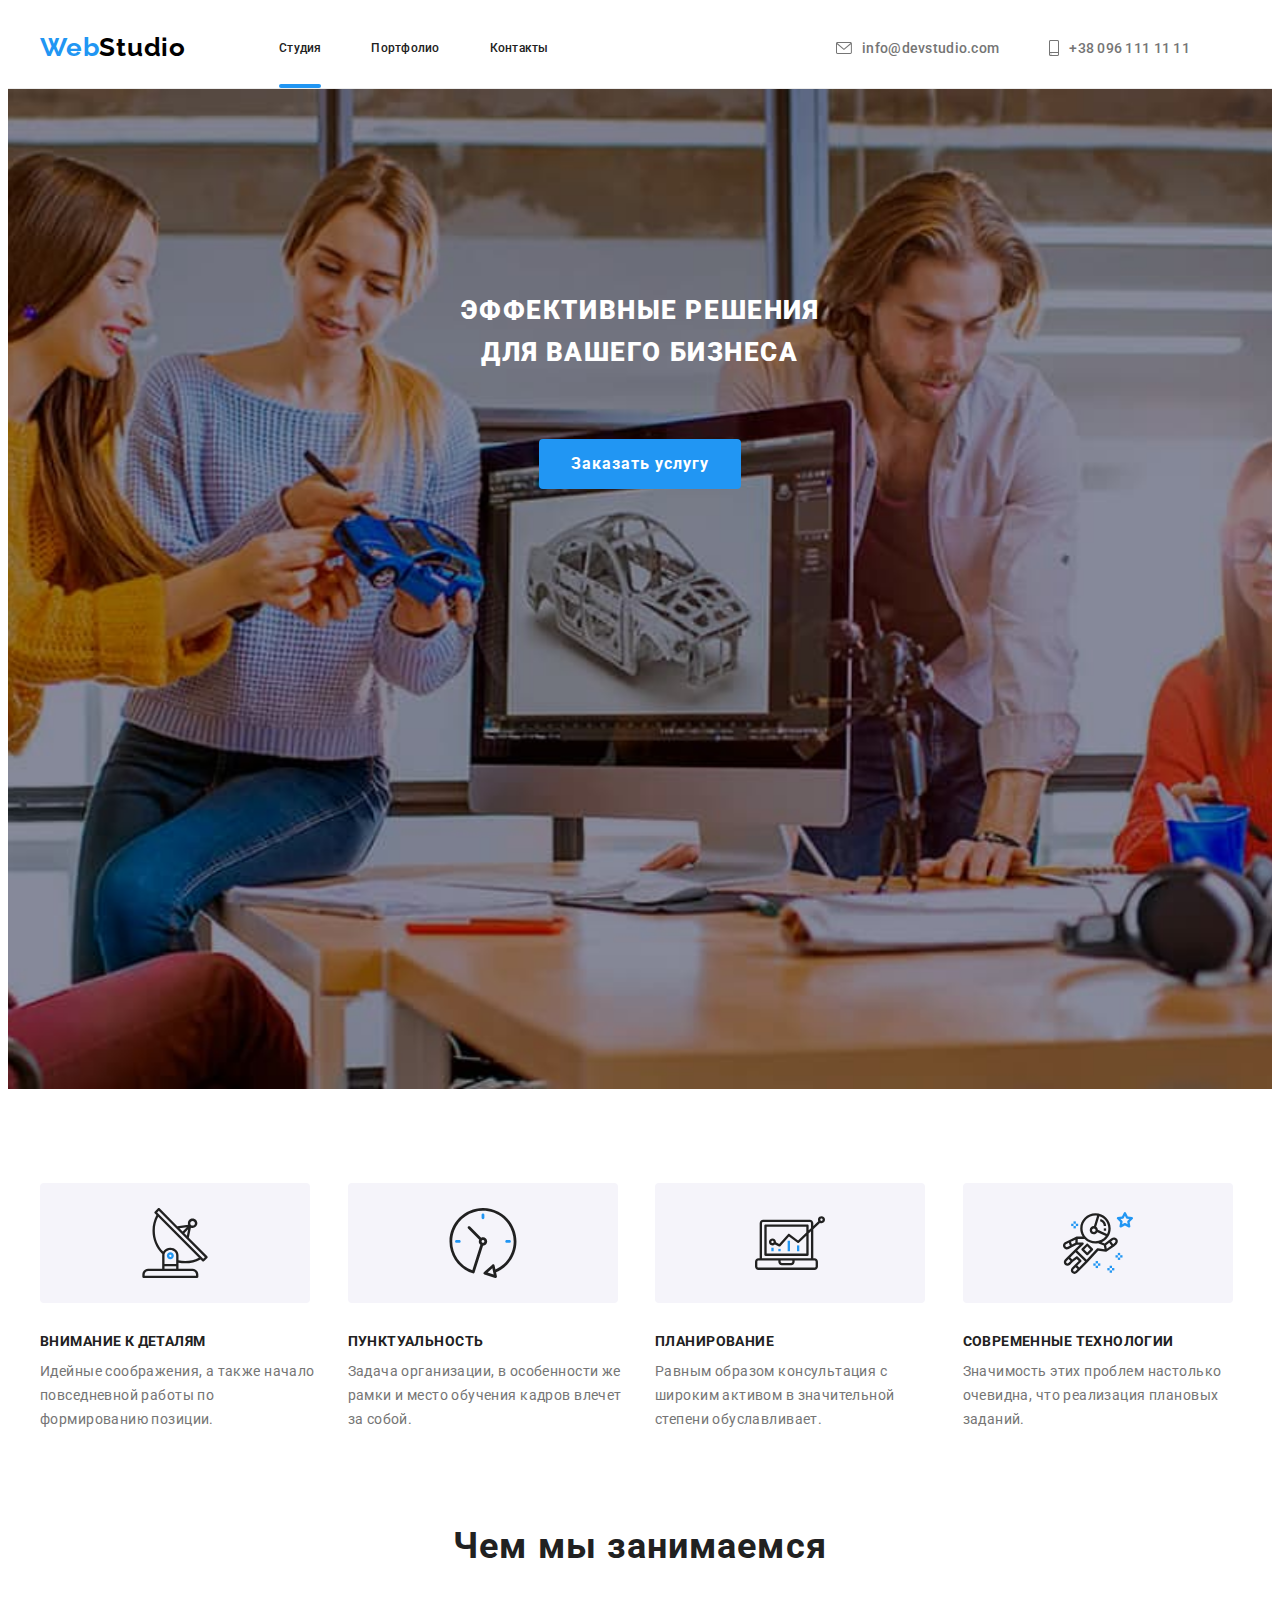
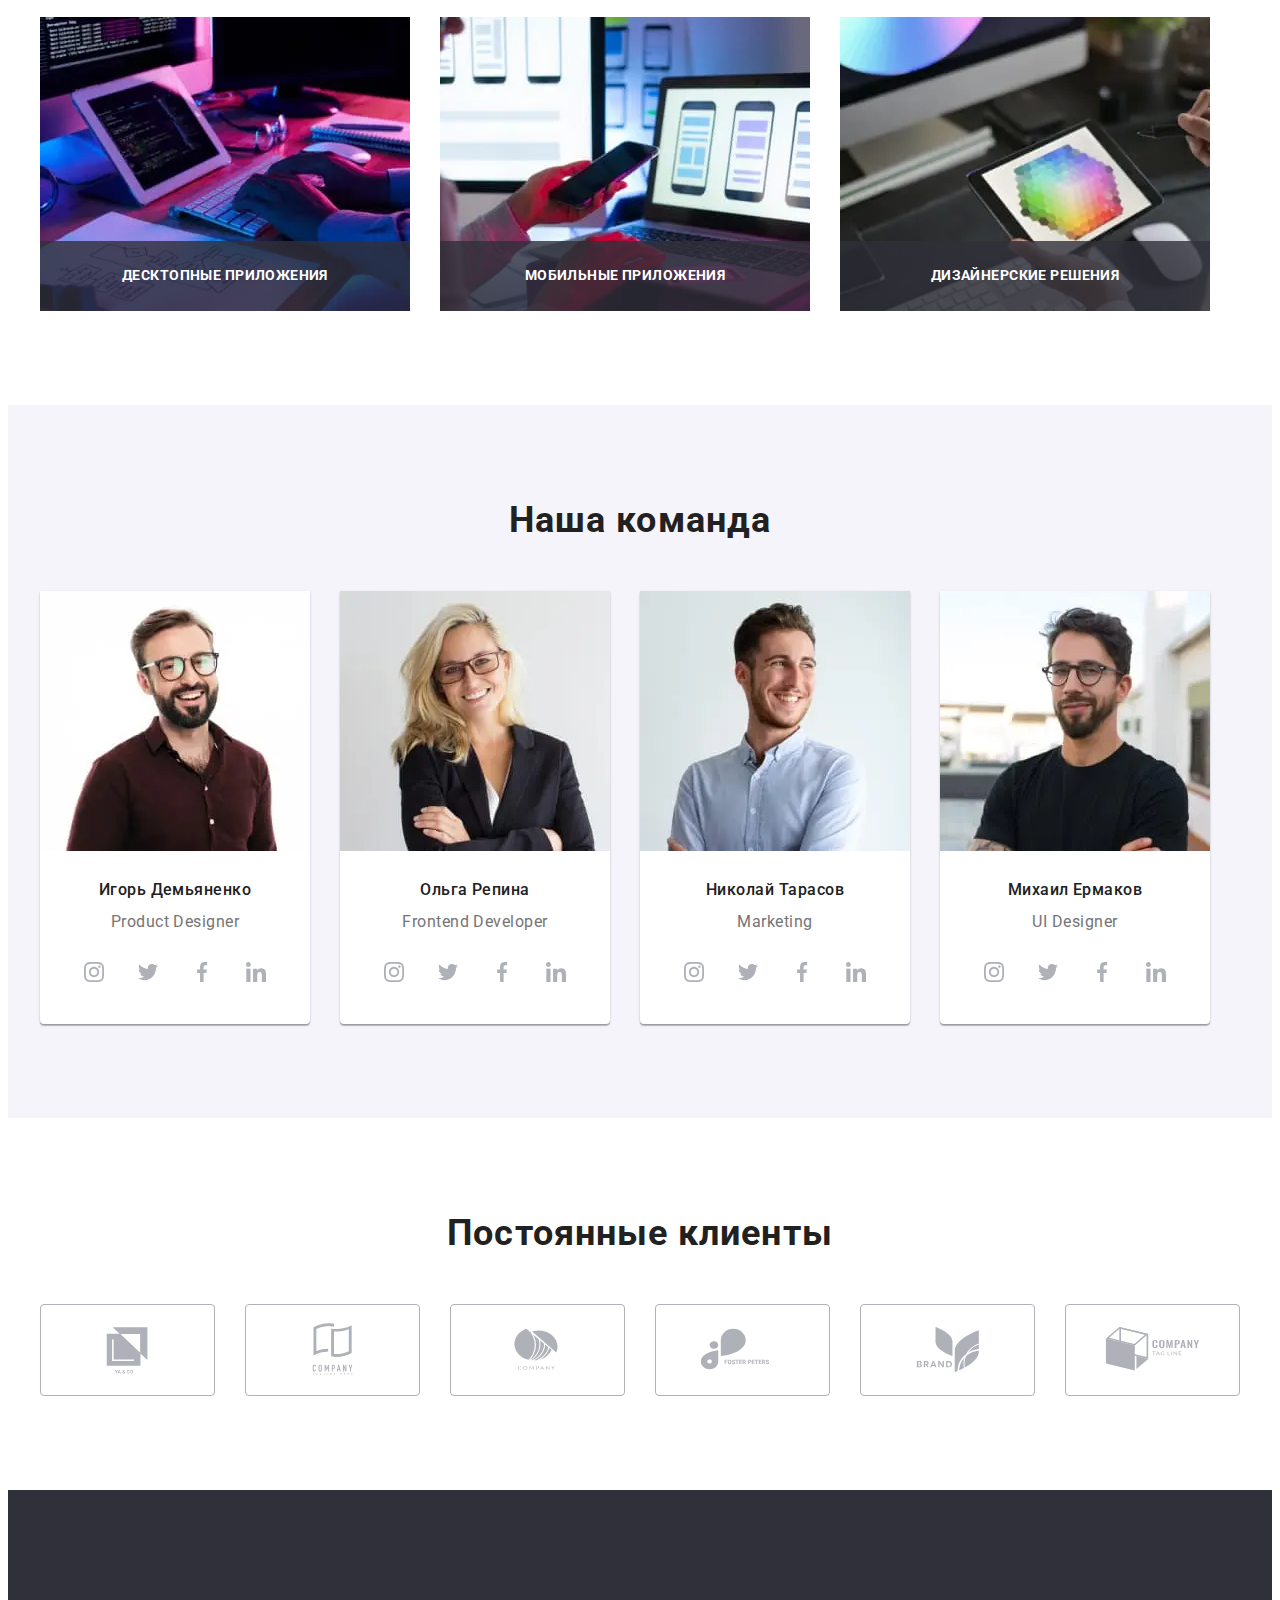
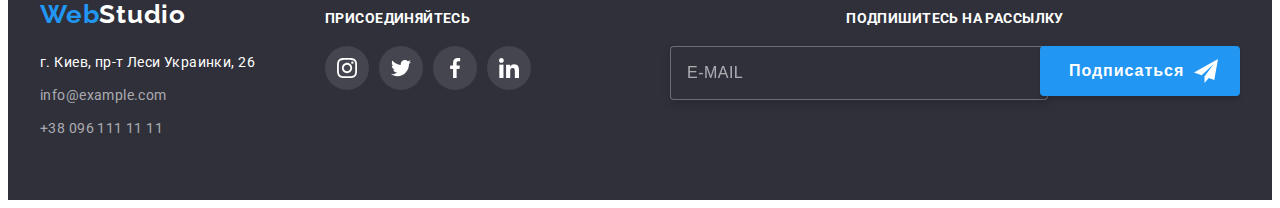
<file: index.html>
<!DOCTYPE html>
<html lang="ru">
<head>
    <meta charset="UTF-8">
    <meta http-equiv="X-UA-Compatible" content="IE=edge">
    <meta name="viewport" content="width=device-width, initial-scale=1.0">
    <title>webstudio</title>
    <link rel="preconnect" href="https://fonts.googleapis.com">
    <link rel="preconnect" href="https://fonts.gstatic.com" crossorigin>
    <link rel="stylesheet" href="https://cdnjs.cloudflare.com/ajax/libs/modern-normalize/1.1.0/modern-normalize.min.css"
        integrity="sha512-wpPYUAdjBVSE4KJnH1VR1HeZfpl1ub8YT/NKx4PuQ5NmX2tKuGu6U/JRp5y+Y8XG2tV+wKQpNHVUX03MfMFn9Q=="
        crossorigin="anonymous" referrerpolicy="no-referrer" />
    <link href="https://fonts.googleapis.com/css2?family=Raleway:wght@700&family=Roboto:wght@400;500;700;900&display=swap" rel="stylesheet">
    
    <link rel="stylesheet" href="./css/main.css">
</head>
<!--header-->
<body>
    <header class="page-header">
        <div class="container page-header__container">
         <nav class="navigation-header">
            <a href="./index.html" class="logo link">Web<span class="logo__theme-dark">Studio</span></a>
            
            <ul class="menu-header list">
                <li class="menu-header__item"><a class="menu-header__link menu-header__link-active  link" href="index.html">Студия</a></li>
                <li class="menu-header__item"><a class="menu-header__link link" href="portfolio.html">Портфолио</a></li>
                <li class="menu-header__item"><a class="menu-header__link link" href="">Контакты</a></li>
            </ul>
         </nav>
         <button type="button" class="mobile-menu__open-btn" data-menu-open >
            <svg class="mobile-menu__open-btn-icon" width="40px" height="40px">
                <use href="./images/sprite.svg#icon-burger-icon"></use>
            </svg>
         </button>

        <ul class="header-list list   ">
            <li class="header-list__item"><a  class="header-list__link link" href="mailto:info@devstudio.com" > <svg class="header-list__icon" Width="16px" height="12px">
                <use href="./images/sprite.svg#icon-envelope"></use>
            </svg> info@devstudio.com </a>
              
            </li>
            <li class="header-list__item"><a class="header-list__link link" href="tel:+380961111111"><svg class="header-list__icon" Width="10px" height="16px">
                <use href="./images/sprite.svg#icon-smartphone"></use>
            </svg>+38 096 111 11 11</a>
            </li>
        </ul>
        </div>
        <div class="mobile-menu" data-menu>
            <div class="container mobile-menu__container">
                <button type="button" class="mobile-menu__close-btn" data-menu-close>
                    <svg class="mobile-menu__close-icon" width="19px" height="19px">
                        <use href="./images/sprite.svg#icon-close-icon"></use>
                    </svg>
                </button>
                <ul class="mobile-menu__list list">
                    <li class="mobile-menu__item  "><a class="mobile-menu__link link mobile-menu__current-page" href="index.html">Студия</a></li>
                    <li class="mobile-menu__item"><a class="mobile-menu__link link" href="portfolio.html">Портфолио</a></li>
                    <li class="mobile-menu__item"><a class="mobile-menu__link link" href="">Контакты</a></li>
                </ul>
            <div class="mobile-menu__contact-social-box">
                <ul class="mobile-menu__contact-list list   ">
                    <li class="mobile-menu__contact-item"><a class="mobile-menu__contact-mobile-link link" href="tel:+380961111111">+38 096 111 11 11</a>
                    </li>
                    <li class="mobile-menu__contact-item"><a class="mobile-menu__contact-mail-link link" href="mailto:info@devstudio.com">info@devstudio.com </a>
                    </li>
                </ul>
                <ul class="mobile-menu__social-list list">
                    <li class="mobile-menu__social-item"><a href="" class="mobile-menu__social-link link">Instagram</a></li>
                    <li class="mobile-menu__social-item"><a href="" class="mobile-menu__social-link link">Twitter</a></li>
                    <li class="mobile-menu__social-item"><a href="" class="mobile-menu__social-link link">Facebook</a></li>
                    <li class="mobile-menu__social-item"><a href="" class="mobile-menu__social-link link">LinkedIn</a></li>
                </ul>
            </div>
        </div>
          
        </div>
    </header>
<!-- hero-->
     <main>
        <section class="hero">
            <div class="container ">
                <h1 class="hero__title">Эффективные решения для вашего бизнеса</h1>
                <button class="hero__btn" type ="button" data-modal-open > Заказать услугу </button>
              
            </div>
        </section>
        
            
        <section class="section ">
            <div class="container">
                <h2 class=" visually-hidden">преимущества</h2>
                <ul class="benefits  list">  
                        <li class="benefits__item">
                                <div class="benefits__icon-container">
                                    <svg class="benefits__icon" width="70" height="70">
                                        <use href="./images/sprite.svg#icon-antenna"></use>
                                    </svg></div>
                            <h3 class="benefits__title">Внимание к деталям</h3>
                            <p class="benefits__text">Идейные соображения, а также начало повседневной работы по
                                формированию позиции.</p>
                        </li>        

                        <li class="benefits__item">
                                <div class="benefits__icon-container">
                                        <svg class="benefits__icon" width="70" height="70">
                                            <use href="./images/sprite.svg#icon-clock"></use>
                                        </svg></div>
                            <h3 class="benefits__title">Пунктуальность</h3>
                            <p class="benefits__text">Задача организации, в особенности же рамки и место обучения кадров
                                влечет за собой.
                            </p>
                        </li>
                    
                        <li class="benefits__item">
                            <div class="benefits__icon-container">
                                    <svg class="benefits__icon" width="70" height="70">
                                        <use href="./images/sprite.svg#icon-diagram"></use>
                                    </svg></div>
                            <h3 class="benefits__title">Планирование</h3>
                            <p class="benefits__text">Равным образом консультация с широким активом в значительной степени
                                обуславливает.</p>
                        </li>

                        <li class="benefits__item">
                                    <div class="benefits__icon-container">
                                            <svg class="benefits__icon" width="70" height="70">
                                                <use href="./images/sprite.svg#icon-astronaut"></use>
                                            </svg></div>
                            <h3 class="benefits__title">Современные технологии</h3>
                            <p class="benefits__text">Значимость этих проблем настолько очевидна, что реализация плановых
                                заданий.</p>
                        </li>
                </ul>
            </div>
        </section>


<!-- work sample-->
            <section class="section section__no-padding-top">
                <div class="container">
                <h2 class="section__title section__works-title">Чем мы занимаемся</h2>
                    <ul class="works list">
                        <li class="works__item ">
                        <div class="works__wrapper">
                            <picture>
                                <source srcset="
                                        ./images/desktop/work/work1.webp    1x,
                                        ./images/desktop/work/work1@2x.webp 2x
                                        " media="(min-width: 1200px)" type="image/webp" />
                                <source srcset="
                                        ./images/desktop/work/work1.jpg    1x,
                                        ./images/desktop/work/work1@2x.jpg 2x
                                        " media="(min-width: 1200px)" type="image/jpeg" />
                                <img src="./images/desktop/work/work1.jpg" alt="пример1" /> 
                            </picture>
                            <p class="works__overlay"> Десктопные приложения</p>
                        </div></li>
                        <li class="works__item">
                        <div class="works__wrapper">
                            <picture>
                                <source srcset="
                                        ./images/desktop/work/work2.webp    1x,
                                        ./images/desktop/work/work2@2x.webp 2x
                                        " media="(min-width: 1200px)" type="image/webp" />
                                <source srcset="
                                        ./images/desktop/work/work2.jpg    1x,
                                        ./images/desktop/work/work2@2x.jpg 2x
                                        " media="(min-width: 1200px)" type="image/jpeg" />
                                <img src="./images/desktop/work/work2.jpg" alt="пример2" />
                            </picture>
                            <p class="works__overlay">Мобильные приложения</p>
                        </div></li>
                        <li class="works__item">
                        <div class="works__wrapper">
                            <picture>
                                <source srcset="
                                        ./images/desktop/work/work3.webp    1x,
                                        ./images/desktop/work/work3@2x.webp 2x
                                        " media="(min-width: 1200px)" type="image/webp" />
                                <source srcset="
                                        ./images/desktop/work/work3.jpg    1x,
                                        ./images/desktop/work/work3@2x.jpg 2x
                                        " media="(min-width: 1200px)" type="image/jpeg" />
                                <img src="./images/desktop/work/work3.jpg" alt="пример3" />
                            </picture>
                            <p class="works__overlay">Дизайнерские решения</p>
                        </div></li>
                    </ul>
                </div>
            </section>
<!--our team-->
            <section class="section section__other-background-modification">
                <div class="container">
                    <h2 class="section__title">Наша команда</h2>
                    <ul class="list employees ">
                        <li class="employees__item">
                                    <picture>
                                        <!-- Desktop -->
                                        <source srcset="
                                                        ./images/desktop/team/team1.webp    1x,
                                                        ./images/desktop/team/team1@2x.webp 2x
                                                      " media="(min-width: 1200px)" type="image/webp" />
                                        <source srcset="./images/desktop/team/team1.jpg 1x, ./images/desktop/team/team1@2x.jpg 2x"
                                            media="(min-width: 1200px)" type="image/jpeg" />
                                        <!-- Tablet -->
                                        <source srcset="
                                                        ./images/tablet/team/team1-tablet.webp    1x,
                                                        ./images/tablet/team/team1-tablet@2x.webp 2x
                                                      " media="(min-width: 768px)" type="image/webp" />
                                        <source srcset="
                                                        ./images/tablet/team/team1-tablet.jpg    1x,
                                                        ./images/tablet/team/team1-tablet@2x.jpg 2x
                                                      " media="(min-width: 768px)" type="image/jpeg" />
                                        <!-- Mobile -->
                                        <source srcset="
                                                        ./images/mobile/team/team1-mobile.webp    1x,
                                                        ./images/mobile/team/team1-mobile@2x.webp 2x
                                                      " media="(max-width: 767px)" type="image/webp" />
                                        <source srcset="
                                                        ./images/mobile/team/team1-mobile.jpg    1x,
                                                        ./images/mobile/team/team1-mobile@2x.jpg 2x
                                                      " media="(max-width: 767px)" type="image/jpeg" />
                                    
                                        <img src="./images/mobile/team/team1-mobile.jpg" alt="Игорь Демьяненко" />
                                    </picture>
                            <div class="employees__card">
                                <h3 class="employees__title">Игорь Демьяненко</h3>
                                <p class="employees__text" lang="en">Product Designer</p>


                            <ul class="social list ">
                                <li class="social__item ">
                                    <a href="" class="social__link ">
                                        <svg class="social__icon" width="20" height="20">
                                            <use href="./images/sprite.svg#icon-instagram"></use>
                                        </svg>
                                    </a>
                                </li>
                                <li class="social__item">
                                    <a href="" class="social__link ">
                                        <svg class="social__icon" width="20" height="20">
                                            <use href="./images/sprite.svg#icon-twitter"></use>
                                        </svg>
                                    </a>
                                </li>
                                <li class="social__item">
                                    <a href="" class="social__link">
                                        <svg class="social__icon" width="20" height="20">
                                            <use href="./images/sprite.svg#icon-facebook"></use>
                                        </svg>
                                    </a>
                                </li>
                                <li class="social__item">
                                    <a href="" class="social__link">
                                        <svg class="social__icon" width="20" height="20">
                                            <use href="./images/sprite.svg#icon-linkedin"></use>
                                        </svg>
                                    </a>
                                </li>
                            </ul>
                        
                        </div>
                        </li>
                        <li class="employees__item">
                            <picture>
                                <!-- Desktop -->
                                <source srcset="
                                                ./images/desktop/team/team2.webp    1x,
                                                ./images/desktop/team/team2@2x.webp 2x
                                              " media="(min-width: 1200px)" type="image/webp" />
                                <source srcset="./images/desktop/team/team2.jpg 1x, ./images/desktop/team/team2@2x.jpg 2x"
                                    media="(min-width: 1200px)" type="image/jpeg" />
                                <!-- Tablet -->
                                <source srcset="
                                                ./images/tablet/team/team2-tablet.webp    1x,
                                                ./images/tablet/team/team2-tablet@2x.webp 2x
                                              " media="(min-width: 768px)" type="image/webp" />
                                <source srcset="
                                                ./images/tablet/team/team2-tablet.jpg    1x,
                                                ./images/tablet/team/team2-tablet@2x.jpg 2x
                                              " media="(min-width: 768px)" type="image/jpeg" />
                                <!-- Mobile -->
                                <source srcset="
                                                ./images/mobile/team/team2-mobile.webp    1x,
                                                ./images/mobile/team/team2-mobile@2x.webp 2x
                                              " media="(max-width: 767px)" type="image/webp" />
                                <source srcset="
                                                ./images/mobile/team/team2-mobile.jpg    1x,
                                                ./images/mobile/team/team2-mobile@2x.jpg 2x
                                              " media="(max-width: 767px)" type="image/jpeg" />
                                <img src="./images/mobile/team/team2-mobile.jpg" alt="Ольга Репина" />
                            </picture>
                           <div class="employees__card">
                            <h3 class="employees__title">Ольга Репина</h3>
                            <p class="employees__text" lang="en">Frontend Developer</p>


                            <ul class="social list ">
                                <li class="social__item ">
                                    <a href="" class="social__link ">
                                        <svg class="social__icon" width="20" height="20">
                                            <use href="./images/sprite.svg#icon-instagram"></use>
                                        </svg>
                                    </a>
                                </li>
                                <li class="social__item">
                                    <a href="" class="social__link">
                                        <svg class="social__icon" width="20" height="20">
                                            <use href="./images/sprite.svg#icon-twitter"></use>
                                        </svg>
                                    </a>
                                </li>
                                <li class="social__item">
                                    <a href="" class="social__link">
                                        <svg class="social__icon" width="20" height="20">
                                            <use href="./images/sprite.svg#icon-facebook"></use>
                                        </svg>
                                    </a>
                                </li>
                                <li class="social__item">
                                    <a href="" class="social__link">
                                        <svg class="social__icon" width="20" height="20">
                                            <use href="./images/sprite.svg#icon-linkedin"></use>
                                        </svg>
                                    </a>
                                </li>
                            </ul></div>
                        </li>
                        <li class="employees__item">
                            <picture>
                                <!-- Desktop -->
                                <source srcset="
                                                ./images/desktop/team/team3.webp    1x,
                                                ./images/desktop/team/team3@2x.webp 2x
                                              " media="(min-width: 1200px)" type="image/webp" />
                                <source srcset="./images/desktop/team/team3.jpg 1x, ./images/desktop/team/team3@2x.jpg 2x"
                                    media="(min-width: 1200px)" type="image/jpeg" />
                                <!-- Tablet -->
                                <source srcset="
                                                ./images/tablet/team/team3-tablet.webp    1x,
                                                ./images/tablet/team/team3-tablet@2x.webp 2x
                                              " media="(min-width: 768px)" type="image/webp" />
                                <source srcset="
                                                ./images/tablet/team/team3-tablet.jpg    1x,
                                                ./images/tablet/team/team3-tablet@2x.jpg 2x
                                              " media="(min-width: 768px)" type="image/jpeg" />
                                <!-- Mobile -->
                                <source srcset="
                                                ./images/mobile/team/team3-mobile.webp    1x,
                                                ./images/mobile/team/team3-mobile@2x.webp 2x
                                              " media="(max-width: 767px)" type="image/webp" />
                                <source srcset="
                                                ./images/mobile/team/team3-mobile.jpg    1x,
                                                ./images/mobile/team/team3-mobile@2x.jpg 2x
                                              " media="(max-width: 767px)" type="image/jpeg" />
                                <img src="./images/mobile/team/team3-mobile.jpg" alt="Николай Тарасов" />
                            </picture>
                           
                           <div class="employees__card">
                            <h3 class="employees__title" >Николай Тарасов</h3>
                            <p class="employees__text" lang="en">Marketing</p>


                        <ul class="social list ">
                            <li class="social__item ">
                                <a href="" class="social__link">
                                    <svg class="social__icon" width="20" height="20">
                                        <use class="1" href="./images/sprite.svg#icon-instagram"></use>
                                    </svg>
                                </a>
                            </li>
                            <li class="social__item">
                                <a href="" class="social__link">
                                    <svg class="social__icon" width="20" height="20">
                                        <use href="./images/sprite.svg#icon-twitter"></use>
                                    </svg>
                                </a>
                            </li>
                            <li class="social__item">
                                <a href="" class="social__link">
                                    <svg class="social__icon" width="20" height="20">
                                        <use href="./images/sprite.svg#icon-facebook"></use>
                                    </svg>
                                </a>
                            </li>
                            <li class="social__item">
                                <a href="" class="social__link">
                                    <svg class="social__icon" width="20" height="20">
                                        <use href="./images/sprite.svg#icon-linkedin"></use>
                                    </svg>
                                </a>
                            </li>
                        </ul></div>
                        </li>
                        <li class="employees__item">
                            <picture>
                                <!-- Desktop -->
                                <source srcset="
                                                ./images/desktop/team/team4.webp    1x,
                                                ./images/desktop/team/team4@2x.webp 2x
                                              " media="(min-width: 1200px)" type="image/webp" />
                                <source srcset="./images/desktop/team/team4.jpg 1x, ./images/desktop/team/team4@2x.jpg 2x"
                                    media="(min-width: 1200px)" type="image/jpeg" />
                                <!-- Tablet -->
                                <source srcset="
                                                ./images/tablet/team/team4-tablet.webp    1x,
                                                ./images/tablet/team/team4-tablet@2x.webp 2x
                                              " media="(min-width: 768px)" type="image/webp" />
                                <source srcset="
                                                ./images/tablet/team/team4-tablet.jpg    1x,
                                                ./images/tablet/team/team4-tablet@2x.jpg 2x
                                              " media="(min-width: 768px)" type="image/jpeg" />
                                <!-- Mobile -->
                                <source srcset="
                                                ./images/mobile/team/team4-mobile.webp    1x,
                                                ./images/mobile/team/team4-mobile@2x.webp 2x
                                              " media="(max-width: 767px)" type="image/webp" />
                                <source srcset="
                                                ./images/mobile/team/team4-mobile.jpg    1x,
                                                ./images/mobile/team/team4-mobile@2x.jpg 2x
                                              " media="(max-width: 767px)" type="image/jpeg" />
                                <img src="./images/mobile/team/team4-mobile.jpg" alt="Михаил Ермаков" />
                            </picture>
                            <div class="employees__card">
                            <h3 class="employees__title">Михаил Ермаков</h3>
                            <p class="employees__text" lang="en">UI Designer</p>


                            <ul class="social list ">
                                <li class="social__item ">
                                    <a href="" class="social__link ">
                                        <svg class="social__icon" width="20" height="20">
                                            <use href="./images/sprite.svg#icon-instagram"></use>
                                        </svg>
                                    </a>
                                </li>
                                <li class="social__item">
                                    <a href="" class="social__link">
                                        <svg class="social__icon" width="20" height="20">
                                            <use href="./images/sprite.svg#icon-twitter"></use>
                                        </svg>
                                    </a>
                                </li>
                                <li class="social__item">
                                    <a href="" class="social__link">
                                        <svg class="social__icon" width="20" height="20">
                                            <use href="./images/sprite.svg#icon-facebook"></use>
                                        </svg>
                                    </a>
                                </li>
                                <li class="social__item">
                                    <a href="" class="social__link">
                                        <svg class="social__icon" width="20" height="20">
                                            <use href="./images/sprite.svg#icon-linkedin"></use>
                                        </svg>
                                    </a>
                                </li>
                            </ul></div>
                        </li>
                    </ul>
                </div> 
            </section>


            <section class="section">
                <div class="container">
                <h2 class="section__title">Постоянные клиенты</h2>
                <ul class="companies list">
                    <li class="companies__item">
                        <a href="" class="companies__link">
                        <svg class="companies__icon" width="106" height="60">
                            <use href="./images/sprite.svg#icon-Logo-5"></use>
                        </svg></a>
                    </li>
                    <li class="companies__item">
                        <a href="" class="companies__link">
                        <svg class="companies__icon" width="106" height="60">
                            <use href="./images/sprite.svg#icon-Logo-4"></use>
                        </svg></a>
                    </li>
                    <li class="companies__item">
                        <a href="" class="companies__link">
                        <svg class="companies__icon" width="106" height="60">
                            <use href="./images/sprite.svg#icon-Logo-3"></use>
                        </svg></a>
                    </li>
                    <li class="companies__item">
                        <a href="" class="companies__link">
                        <svg class="companies__icon" width="106" height="60">
                            <use href="./images/sprite.svg#icon-Logo-2"></use>
                        </svg></a>
                    </li>
                    <li class="companies__item">
                        <a href="" class="companies__link">
                        <svg class="companies__icon" width="106" height="60">
                            <use href="./images/sprite.svg#icon-Logo-1"></use>
                        </svg></a>
                    </li>
                    <li class="companies__item">
                        <a href="" class="companies__link">
                        <svg class="companies__icon" width="106" height="60">
                            <use href="./images/sprite.svg#icon-Logo"></use>
                        </svg></a>
                    </li>
                </ul>
            </div></section>
    </main>
<!--contact-->
    <footer class="footer">
        <div class="container footer__main-list">
            <div class="footer__main-box">
        <div class="footer__contact">
            <a href="./index.html" class="footer__logo link">Web<span class="footer__theme-light ">Studio</span></a>
                <address>
                    <ul class="footer__list list">
                        <li class="footer__item"><a class="footer__navigation-link link" href="https://goo.gl/maps/HFDkvxtViDChqAgk9" target="_blank" rel="noopener noreferrer">г. Киев, пр-т Леси
                                Украинки, 26</a></li>
                        <li class="footer__item"><a class="footer__link link" href="mailto:info@example.com">info@example.com</a></li>
                        <li  class="footer__item"><a class="footer__link link" href="tel:+380961111111">+38 096 111 11 11</a></li>
                    </ul>
                </address>
                </div>
                <div class="footer__social">
                    <h3 class="footer__social-title">присоединяйтесь</h3>
                    <ul class="footer__social-list list ">
                        <li class="footer__social-item ">
                            <a href="" class="footer__social-link footer__social-link_instagram">
                                <svg class="footer__social-icon" width="20" height="20">
                                    <use href="./images/sprite.svg#icon-instagram"></use>
                                </svg>
                            </a>
                        </li>
                        <li class="footer__social-item">
                            <a href="" class="footer__social-link footer__social-link_twitter">
                                <svg class="footer__social-icon" width="20" height="20">
                                    <use href="./images/sprite.svg#icon-twitter"></use>
                                </svg>
                            </a>
                        </li>
                        <li class="footer__social-item">
                            <a href="" class="footer__social-link footer__social-link_facebook">
                                <svg class="footer__social-icon" width="20" height="20">
                                    <use href="./images/sprite.svg#icon-facebook"></use>
                                </svg>
                            </a>
                        </li>
                        <li class="footer__social-item">
                            <a href="" class="footer__social-link footer__social-link_linkedin">
                                <svg class="footer__social-icon" width="20" height="20">
                                    <use href="./images/sprite.svg#icon-linkedin"></use>
                                </svg>
                            </a>
                        </li>
                    </ul>
                </div>
            </div>
        
                <div class="footer-form__box">
                    <b class="footer-form__field-title">Подпишитесь на рассылку</b>
                <form class="footer-form">
                    <label  class="footer-form__field">
                    <input class="footer-form__E-mail" placeholder="E-mail" type="email" required name="user-E-mail"  pattern="[@]" title="@gmail.com">  
                    </label>
                    <button type="submit" class="footer-form__button">Подписаться
                        <svg class="footer-form__button-icon" width="24" height="24">
                            <use href="./images/sprite.svg#icon-icon-send"></use>
                        </svg>
                    </button>
                    
                </form>
                </div>
                
        </div> 
        
    </footer> 

<div class="backdrop is-hidden" data-modal>
    <div class="modal">
        <button type="button" class="modal-close-button" data-modal-close>
            <svg class="modal-close-button-icon" width="11" height="11">
                <use href="./images/sprite.svg#icon-close-icon" >
            </use></svg>
        </button>

        <form class="contact-form">
            <b class="contact-form__title">Оставьте свои данные, мы вам перезвоним</b>
            <label class="contact-form__field">
                <span class="contact-form__field-title">Имя*</span>
                <span class="contact-form__input-wrapper">
                <input class="contact-form__input" type="text" required name="user-name" pattern="[a-zA-Z]*" title="Nikolay">
                <svg class="contact-form__icon" width="12" height="12">
                <use href="./images/sprite.svg#icon-user-form-icon"></use>
                </svg>
                </span>
                </label>
               
            <label class="contact-form__field">
                <span class="contact-form__field-title">Телефон*</span>  
                <span class="contact-form__input-wrapper">
                <input class="contact-form__input" type="tel" required name="user-phone-number" pattern="[0-9]{3}-[0-9]{3}-[0-9]{2}-[0-9]{2}" title="xxx-xxx-xx-xx">
                <svg class="contact-form__icon" width="12" height="12">
                <use href="./images/sprite.svg#icon-tel-form-icon"></use>
                </svg>
                </span>       
                </label>
                
            <label class="contact-form__field">
                <span class="contact-form__field-title">Почта*</span>
                <span class="contact-form__input-wrapper">
                <input class="contact-form__input" type="email" required name="user-email" pattern="[@]" title="@gmail.com">
                <svg class="contact-form__icon" width="12" height="12">
                <use href="./images/sprite.svg#icon-user-form-icon"></use>
                </svg>
                </span>
                </label>
               
            <label class="contact-form__field contact-form__field-checkbox ">
                <span class="contact-form__field-title">Комментарий</span>
                <textarea class="contact-form__message"  placeholder="Введите текст" name="user-message"></textarea>
            </label>
            <input type="checkbox" class="contact-form__checkbox visually-hidden" name="user-policy" id="checkbox-policy">
            <label for="checkbox-policy" class="contact-form__checkbox-label">Соглашаюсь с рассылкой и принимаю&nbsp;<a href="">Условия договора</a></label>
            <button type="submit" class="contact-form__button">Отправить</button>


        </form>
    </div>
</div>


<script src="./js/modal.js"></script>
<script src="./js/menu.js"></script>
</body>

</html>
</file>
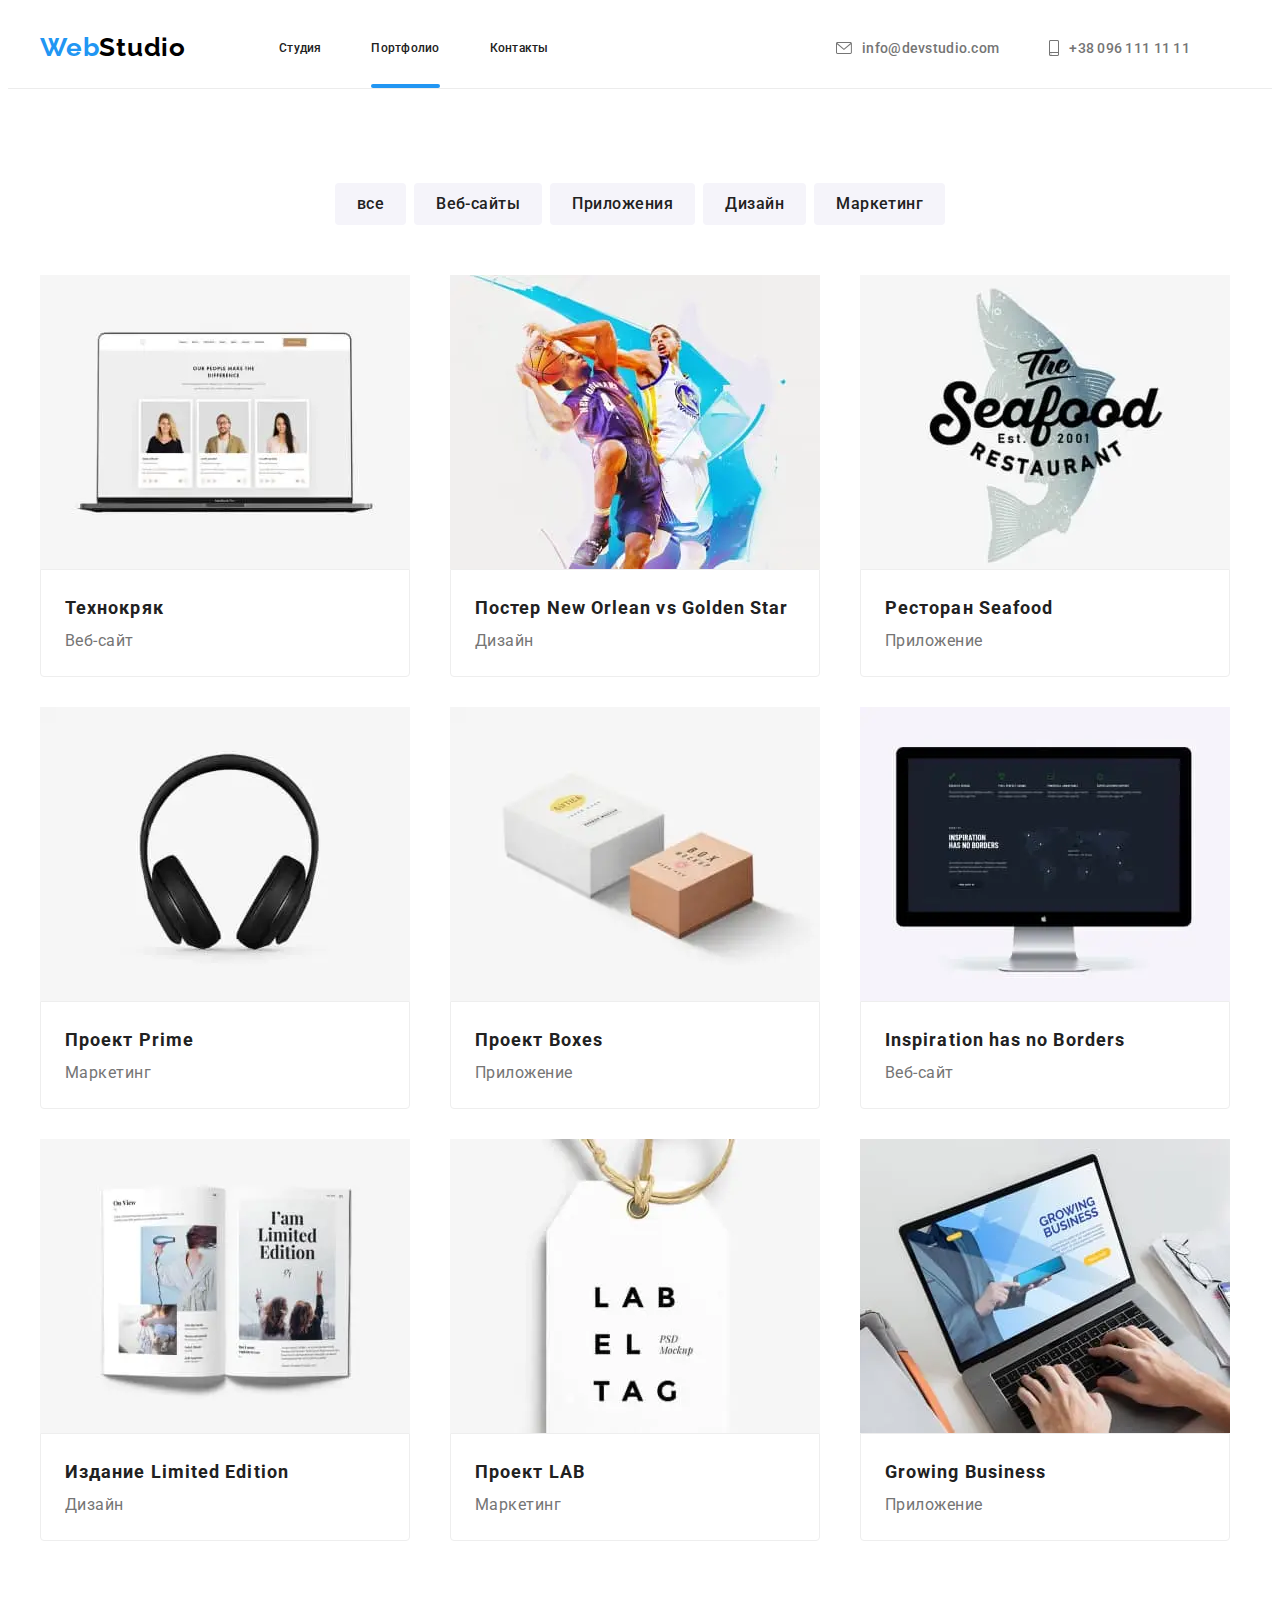
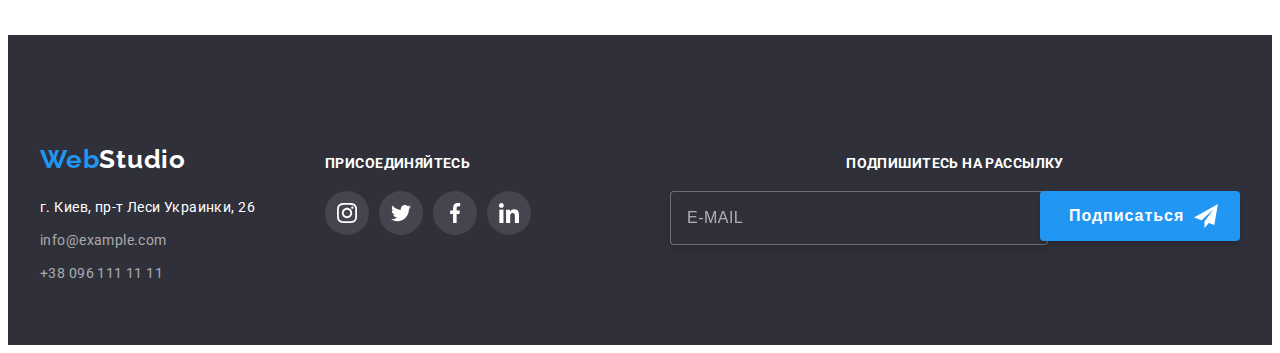
<file: portfolio.html>
<!DOCTYPE html>
<html lang="ru">
<head>
    <meta charset="UTF-8">
    <meta http-equiv="X-UA-Compatible" content="IE=edge">
    <meta name="viewport" content="width=device-width, initial-scale=1.0">
    <title>webstudio</title>
    <link rel="preconnect" href="https://fonts.googleapis.com">
    <link rel="preconnect" href="https://fonts.gstatic.com" crossorigin>
    <link rel="stylesheet" href="https://cdnjs.cloudflare.com/ajax/libs/modern-normalize/1.1.0/modern-normalize.min.css"
        integrity="sha512-wpPYUAdjBVSE4KJnH1VR1HeZfpl1ub8YT/NKx4PuQ5NmX2tKuGu6U/JRp5y+Y8XG2tV+wKQpNHVUX03MfMFn9Q=="
        crossorigin="anonymous" referrerpolicy="no-referrer" />
    <link
        href="https://fonts.googleapis.com/css2?family=Raleway:wght@700&family=Roboto:wght@400;500;700;900&display=swap"
        rel="stylesheet">

    <link rel="stylesheet" href="./css/main.css">
</head>
<!--header-->

<body>
<header class="page-header">
    <div class="container page-header__container">
        <nav class="navigation-header">
            <a href="./index.html" class="logo link">Web<span class="logo__theme-dark ">Studio</span></a>
            <ul class="menu-header list">
                <li class="menu-header__item"><a class="menu-header__link link" href="index.html">Студия</a></li>
                <li class="menu-header__item"><a class="menu-header__link menu-header__link-active link" href="portfolio.html">Портфолио</a></li>
                <li class="menu-header__item"><a class="menu-header__link link" href="">Контакты</a></li>
            </ul>
        </nav>
        <button type="button" class="mobile-menu__open-btn" data-menu-open>
            <svg class="mobile-menu__open-btn-icon" width="40px" height="40px">
                <use href="./images/sprite.svg#icon-burger-icon"></use>
            </svg>
        </button>
        
        <ul class="header-list list ">
            <li class="header-list__item"><a class="header-list__link link" href="mailto:info@devstudio.com"> <svg
                        class="header-list__icon" Width="16px" height="12px">
                        <use href="./images/sprite.svg#icon-envelope"></use>
                    </svg> info@devstudio.com </a>
        
            </li>
            <li class="header-list__item"><a class="header-list__link link" href="tel:+380961111111"><svg
                        class="header-list__icon" Width="10px" height="16px">
                        <use href="./images/sprite.svg#icon-smartphone"></use>
                    </svg>+38 096 111 11 11</a>
            </li>
        </ul>
        </div>
        <div class="mobile-menu" data-menu>
            <div class="container mobile-menu__container">
                <button type="button" class="mobile-menu__close-btn" data-menu-close>
                    <svg class="mobile-menu__close-icon" width="19px" height="19px">
                        <use href="./images/sprite.svg#icon-close-icon"></use>
                    </svg>
                </button>
                <ul class="mobile-menu__list list">
                    <li class="mobile-menu__item"><a class="mobile-menu__link link" href="index.html">Студия</a></li>
                    <li class="mobile-menu__item"><a class="mobile-menu__link link mobile-menu__current-page" href="portfolio.html">Портфолио</a></li>
                    <li class="mobile-menu__item"><a class="mobile-menu__link link" href="">Контакты</a></li>
                </ul>
            <div class="mobile-menu__contact-social-box">
                <ul class="mobile-menu__contact-list list   ">
                    <li class="mobile-menu__contact-item"><a class="mobile-menu__contact-mobile-link link"
                            href="tel:+380961111111">+38 096 111 11 11</a>
                    </li>
                    <li class="mobile-menu__contact-item"><a class="mobile-menu__contact-mail-link link"
                            href="mailto:info@devstudio.com">info@devstudio.com </a>
                    </li>
                </ul>
                <ul class="mobile-menu__social-list list">
                    <li class="mobile-menu__social-item"><a href="" class="mobile-menu__social-link link">Instagram</a></li>
                    <li class="mobile-menu__social-item"><a href="" class="mobile-menu__social-link link">Twitter</a></li>
                    <li class="mobile-menu__social-item"><a href="" class="mobile-menu__social-link link">Facebook</a></li>
                    <li class="mobile-menu__social-item"><a href="" class="mobile-menu__social-link link">LinkedIn</a></li>
                </ul>
            </div>
            </div>
        </div>
        </header>
    
    <main>
            <section class="section  ">
                <div class="container">
                    <h1 class="visually-hidden">portfolio main</h1>
                 <ul class="portfolio__btn-list list">
                    <li class="portfolio__btn-item"><button class="portfolio__btn ">все</button></li>
                    <li class="portfolio__btn-item"><button class="portfolio__btn ">Веб-сайты</button></li>
                    <li class="portfolio__btn-item"><button class="portfolio__btn ">Приложения</button></li>
                    <li class="portfolio__btn-item"><button class="portfolio__btn ">Дизайн</button></li>
                    <li class="portfolio__btn-item"><button class="portfolio__btn ">Маркетинг</button></li>
                </ul>
                
                    <ul class="portfolio__box-list list ">
                        <li class="portfolio__item  containet-bg ">
                            <a href="" class="portfolio__link link ">
                                <div class="portfolio__img-wrapper">
                                    <picture>
                                        <!-- Desktop -->
                                        <source srcset="
                                                            ./images/desktop/portfolio/techno-crack.webp    1x,
                                                            ./images/desktop/portfolio/techno-crack@2x.webp 2x
                                                          " media="(min-width: 1200px)" type="image/webp" />
                                        <source srcset="
                                                            ./images/desktop/portfolio/techno-crack.jpg    1x,
                                                            ./images/desktop/portfolio/techno-crack@2x.jpg 2x
                                                          " media="(min-width: 1200px)" type="image/jpeg" />
                                        <!-- Tablet -->
                                        <source srcset="
                                                            ./images/tablet/portfolio/techno-crack-tablet.webp    1x,
                                                            ./images/tablet/portfolio/techno-crack-tablet@2x.webp 2x
                                                          " media="(min-width: 768px)" type="image/webp" />
                                        <source srcset="
                                                            ./images/tablet/portfolio/techno-crack-tablet.jpg    1x,
                                                            ./images/tablet/portfolio/techno-crack-tablet@2x.jpg 2x
                                                          " media="(min-width: 768px)" type="image/jpeg" />
                                        <!-- Mobile -->
                                        <source srcset="
                                                            ./images/mobile/portfolio/techno-crack-mobile.webp    1x,
                                                            ./images/mobile/portfolio/techno-crack-mobile@2x.webp 2x
                                                          " media="(max-width: 767px)" type="image/webp" />
                                        <source srcset="
                                                            ./images/mobile/portfolio/techno-crack-mobile.jpg    1x,
                                                            ./images/mobile/portfolio/techno-crack-mobile@2x.jpg 2x
                                                          " media="(max-width: 767px)" type="image/jpeg" />
                                        <img src="./images/portfolio/portfolio-img1.jpg" alt="Веб-сайт" />
                                    </picture>
                                <p class="portfolio__overlay">Ресурс предлагает комплексные предложения с разным уровнем функционала и сервисов. Все это
                                    позволит посетителю получить
                                    исчерпывающие сведения о компании или частном лице.</p>
                                </div>
                            <div class="portfolio__title-box "><h2 class="portfolio__title">Технокряк</h2>
                            <p class="portfolio__sub-title">Веб-сайт</p>
                            </div>
                        </a>
                        </li>
                        <li class="portfolio__item  containet-bg">
                            <a href="" class="portfolio__link link">
                                 <div class="portfolio__img-wrapper">
                                    <picture>
                                        <!-- Desktop -->
                                        <source srcset="
                                                            ./images/desktop/portfolio/poster.webp    1x,
                                                            ./images/desktop/portfolio/poster@2x.webp 2x
                                                          " media="(min-width: 1200px)" type="image/webp" />
                                        <source srcset="
                                                            ./images/desktop/portfolio/poster.jpg    1x,
                                                            ./images/desktop/portfolio/poster@2x.jpg 2x
                                                          " media="(min-width: 1200px)" type="image/jpeg" />
                                        <!-- Tablet -->
                                        <source srcset="
                                                            ./images/tablet/portfolio/poster-tablet.webp    1x,
                                                            ./images/tablet/portfolio/poster-tablet@2x.webp 2x
                                                          " media="(min-width: 768px)" type="image/webp" />
                                        <source srcset="
                                                            ./images/tablet/portfolio/poster-tablet.jpg    1x,
                                                            ./images/tablet/portfolio/poster-tablet@2x.jpg 2x
                                                          " media="(min-width: 768px)" type="image/jpeg" />
                                        <!-- Mobile -->
                                        <source srcset="
                                                            ./images/mobile/portfolio/poster-mobile.webp    1x,
                                                            ./images/mobile/portfolio/poster-mobile@2x.webp 2x
                                                          " media="(max-width: 767px)" type="image/webp" />
                                        <source srcset="
                                                            ./images/mobile/portfolio/poster-mobile.jpg    1x,
                                                            ./images/mobile/portfolio/poster-mobile@2x.jpg 2x
                                                          " media="(max-width: 767px)" type="image/jpeg" />
                                        <img src="./images/portfolio/portfolio-img2.jpg" alt="Дизайн" />
                                    </picture>
                             <p class="portfolio__overlay">Ресурс предлагает комплексные предложения с разным уровнем функционала и сервисов. Все это
                                    позволит посетителю получить
                                    исчерпывающие сведения о компании или частном лице.</p>
                                </div>
                            <div class="portfolio__title-box"><h2 class="portfolio__title">Постер New Orlean vs Golden Star</h2>
                            <p class="portfolio__sub-title">Дизайн</p>
                            </div>
                        </a>
                        </li>
                        <li class="portfolio__item  containet-bg">
                            <a href="" class="portfolio__link link">
                                 <div class="portfolio__img-wrapper">
                                    <picture>
                                    <!-- Desktop -->
                                    <source srcset="
                                                        ./images/desktop/portfolio/seafood.webp    1x,
                                                        ./images/desktop/portfolio/seafood@2x.webp 2x
                                                        " media="(min-width: 1200px)" type="image/webp" />
                                    <source srcset="
                                                        ./images/desktop/portfolio/seafood.jpg    1x,
                                                        ./images/desktop/portfolio/seafood@2x.jpg 2x
                                                        " media="(min-width: 1200px)" type="image/jpeg" />
                                    <!-- Tablet -->
                                    <source srcset="
                                                        ./images/tablet/portfolio/seafood-tablet.webp    1x,
                                                        ./images/tablet/portfolio/seafood-tablet@2x.webp 2x
                                                        " media="(min-width: 768px)" type="image/webp" />
                                    <source srcset="
                                                        ./images/tablet/portfolio/seafood-tablet.jpg    1x,
                                                        ./images/tablet/portfolio/seafood-tablet@2x.jpg 2x
                                                        " media="(min-width: 768px)" type="image/jpeg" />
                                    <!-- Mobile -->
                                    <source srcset="
                                                        ./images/mobile/portfolio/seafood-mobile.webp    1x,
                                                        ./images/mobile/portfolio/seafood-mobile@2x.webp 2x
                                                        " media="(max-width: 767px)"  type="image/webp"/>
                                    <source srcset="
                                                        ./images/mobile/portfolio/seafood-mobile.jpg    1x,
                                                        ./images/mobile/portfolio/seafood-mobile@2x.jpg 2x
                                                        " media="(max-width: 767px)" type="image/jpeg" />

                                    <img src="./images/portfolio/portfolio-img3.jpg" alt="Приложение" />
                                    </picture>
                             <p class="portfolio__overlay">Ресурс предлагает комплексные предложения с разным уровнем функционала и сервисов. Все это
                                    позволит посетителю получить
                                    исчерпывающие сведения о компании или частном лице.</p>
                                </div>
                            <div class="portfolio__title-box"><h2 class="portfolio__title">Ресторан Seafood</h2>
                            <p class="portfolio__sub-title">Приложение</p>
                            </div>
                        </a>
                        </li>
                        <li class="portfolio__item containet-bg">
                            <a href="" class="portfolio__link link">
                                 <div class="portfolio__img-wrapper">
                                    <picture>
                                    <!-- Desktop -->
                                    <source srcset="
                                                            ./images/desktop/portfolio/prime.webp    1x,
                                                            ./images/desktop/portfolio/prime@2x.webp 2x
                                                          " media="(min-width: 1200px)" type="image/webp" />
                                    <source srcset="
                                                            ./images/desktop/portfolio/prime.jpg    1x,
                                                            ./images/desktop/portfolio/prime@2x.jpg 2x
                                                          " media="(min-width: 1200px)" type="image/jpeg" />
                                    <!-- Tablet -->
                                    <source srcset="
                                                            ./images/tablet/portfolio/prime-tablet.webp    1x,
                                                            ./images/tablet/portfolio/prime-tablet@2x.webp 2x
                                                          " media="(min-width: 768px)" type="image/webp" />
                                    <source srcset="
                                                            ./images/tablet/portfolio/prime-tablet.jpg    1x,
                                                            ./images/tablet/portfolio/prime-tablet@2x.jpg 2x
                                                          " media="(min-width: 768px)" type="image/jpeg" />
                                    <!-- Mobile -->
                                    <source srcset="
                                                            ./images/mobile/portfolio/prime-mobile.webp    1x,
                                                            ./images/mobile/portfolio/prime-mobile@2x.webp 2x
                                                          " media="(max-width: 767px)" type="image/webp" />
                                    <source srcset="
                                                            ./images/mobile/portfolio/prime-mobile.jpg    1x,
                                                            ./images/mobile/portfolio/prime-mobile@2x.jpg 2x
                                                          " media="(max-width: 767px)" type="image/jpeg" />
                                                          
                                    <img src="./images/portfolio/portfolio-img4.jpg" alt="Маркетинг-prime" />
                                    </picture>
                             <p class="portfolio__overlay">Ресурс предлагает комплексные предложения с разным уровнем функционала и сервисов. Все это
                                    позволит посетителю получить
                                    исчерпывающие сведения о компании или частном лице.</p>
                                </div>
                            <div class="portfolio__title-box"><h2 class="portfolio__title">Проект Prime</h2>
                            <p class="portfolio__sub-title">Маркетинг</p>
                            </div>
                        </a>
                        </li>
                        <li class="portfolio__item  containet-bg ">
                            <a href="" class="portfolio__link link">
                                 <div class="portfolio__img-wrapper">
                                    <picture>
                                    <!-- Desktop -->
                                    <source srcset="
                                                            ./images/desktop/portfolio/boxes.webp    1x,
                                                            ./images/desktop/portfolio/boxes@2x.webp 2x
                                                          " media="(min-width: 1200px)" type="image/webp" />
                                    <source srcset="
                                                            ./images/desktop/portfolio/boxes.jpg       1x,
                                                            ./images/desktop/portfolio/Boxes@2x.jpg    2x
                                                          " media="(min-width: 1200px)" type="image/jpeg" />
                                    <!-- Tablet -->
                                    <source srcset="
                                                            ./images/tablet/portfolio/boxes-tablet.webp          1x,
                                                            ./images/tablet/portfolio/boxes-tablet@2x.webp       2x
                                                          " media="(min-width: 768px)" type="image/webp" />
                                    <source srcset="
                                                            ./images/tablet/portfolio/boxes-tablet.jpg        1x,
                                                            ./images/tablet/portfolio/boxes-tablet@2x.jpg     2x
                                                          " media="(min-width: 768px)" type="image/jpeg" />
                                    <!-- Mobile -->
                                    <source srcset="
                                                            ./images/mobile/portfolio/boxes-mobile.webp         1x,
                                                            ./images/mobile/portfolio/boxes-mobile@2x.webp      2x
                                                          " media="(max-width: 767px)" type="image/webp" />
                                    <source srcset="
                                                            ./images/mobile/portfolio/boxes-mobile.jpg         1x,
                                                            ./images/mobile/portfolio/boxes-mobile@2x.jpg       2x
                                                          " media="(max-width: 767px)" type="image/jpeg" />
            
                            <img src="./images/portfolio-image/portfolio-img5.jpg"  alt="Приложение-boxes">
                            </picture>
                             <p class="portfolio__overlay">Ресурс предлагает комплексные предложения с разным уровнем функционала и сервисов. Все это
                                    позволит посетителю получить
                                    исчерпывающие сведения о компании или частном лице.</p>
                                </div>
                            <div class="portfolio__title-box"><h2 class="portfolio__title">Проект Boxes</h2>
                            <p class="portfolio__sub-title">Приложение</p>
                            </div>
                        </a>
                        </li>
                        <li class="portfolio__item  containet-bg ">
                            <a href="" class="portfolio__link link">
                                 <div class="portfolio__img-wrapper">
                                    <picture>
                                        <!-- Desktop -->
                                        
                                        <source srcset="
                                                        ./images/desktop/portfolio/inspiration.webp         1x,
                                                        ./images/desktop/portfolio/inspiration@2x.webp         2x
                                                      " media="(min-width: 1200px)" type="image/webp" />
                                        <source srcset="
                                                        ./images/desktop/portfolio/inspiration.jpg         1x,
                                                        ./images/desktop/portfolio/inspiration@2x.jpg        2x
                                                      " media="(min-width: 1200px)" type="image/jpeg" />
                                        <!-- Tablet -->
                                        <source srcset="
                                                        ./images/tablet/portfolio/inspiration-tablet.webp          1x,
                                                        ./images/tablet/portfolio/inspiration-tablet@2x.webp        2x
                                                      " media="(min-width: 768px)" type="image/webp" />
                                        <source srcset="
                                                        ./images/tablet/portfolio/inspiration-tablet.jpg         1x,
                                                        ./images/tablet/portfolio/inspiration-tablet@2x.jpg          2x
                                                      " media="(min-width: 768px)" type="image/jpeg" />
                                        <!-- Mobile -->
                                        <source srcset="
                                                        ./images/mobile/portfolio/inspiration-mobile.webp         1x,
                                                        ./images/mobile/portfolio/inspiration-mobile@2x.webp         2x
                                                      " media="(max-width: 767px)" type="image/webp" />
                                        <source srcset="
                                                        ./images/mobile/portfolio/inspiration-mobile.jpg         1x,
                                                        ./images/mobile/portfolio/inspiration-mobile@2x.jpg         2x
                                                      " media="(max-width: 767px)" type="image/jpeg" />
                                        <img src="./images/portfolio/portfolio-img6.jpg" alt="Веб-сайт-Inspiration" />
                                    </picture>
                             <p class="portfolio__overlay">Ресурс предлагает комплексные предложения с разным уровнем функционала и сервисов. Все это
                                    позволит посетителю получить
                                    исчерпывающие сведения о компании или частном лице.</p>
                                </div>
                            <div class="portfolio__title-box"><h2 class="portfolio__title">Inspiration has no Borders</h2>
                            <p class="portfolio__sub-title">Веб-сайт</p>
                            </div>
                        </a>
                        </li>
                        <li class="portfolio__item containet-bg">
                            <a href="" class="portfolio__link link">
                                 <div class="portfolio__img-wrapper">
                                    <picture>
                                        <!-- Desktop -->
                                        <source srcset="
                                                        ./images/desktop/portfolio/limited.webp        1x,
                                                        ./images/desktop/portfolio/limited@2x.webp         2x
                                                      " media="(min-width: 1200px)" type="image/webp" />
                                        <source srcset="
                                                        ./images/desktop/portfolio/limited.webp          1x,
                                                        ./images/desktop/portfolio/limited@2x.webp         2x
                                                      " media="(min-width: 1200px)" type="image/jpeg" />
                                        <!-- Tablet -->
                                        <source srcset="
                                                        ./images/tablet/portfolio/limited-tablet.jpg           1x,
                                                        ./images/tablet/portfolio/limited-tablet@2x.jpg          2x
                                                      " media="(min-width: 768px)" type="image/webp" />
                                        <source srcset="
                                                        ./images/tablet/portfolio/limited-tablet.webp        1x,
                                                        ./images/tablet/portfolio/limited-tablet@2x.webp         2x
                                                      " media="(min-width: 768px)" type="image/jpeg" />
                                        <!-- Mobile -->
                                        <source srcset="
                                                        ./images/mobile/portfolio/limited-mobile.webp         1x,
                                                        ./images/mobile/portfolio/limited-mobile@2x.webp         2x
                                                      " media="(max-width: 767px)" type="image/webp" />
                                        <source srcset="
                                                        ./images/mobile/portfolio/limited-mobile.jpg         1x,
                                                        ./images/mobile/portfolio/limited-mobile@2x.jpg         2x
                                                      " media="(max-width: 767px)" type="image/jpeg" />
                                        <img src="./images/portfolio-image/portfolio-img7.jpg" alt="Дизайн-Издание" />
                                    </picture>

                             <p class="portfolio__overlay">Ресурс предлагает комплексные предложения с разным уровнем функционала и сервисов. Все это
                                    позволит посетителю получить
                                    исчерпывающие сведения о компании или частном лице.</p>
                                </div>
                            <div class="portfolio__title-box"><h2 class="portfolio__title">Издание Limited Edition</h2>
                            <p class="portfolio__sub-title">Дизайн</p>
                            </div>
                        </a>
                        </li>
                        <li class="portfolio__item  containet-bg">
                            <a href="" class="portfolio__link link">
                                 <div class="portfolio__img-wrapper">
                                    <picture>
                                        <!-- Desktop -->
                                        <source srcset="
                                                        ./images/desktop/portfolio/lab.webp        1x,
                                                        ./images/desktop/portfolio/lab@2x.webp        2x
                                                      " media="(min-width: 1200px)" type="image/webp" />
                                        <source srcset="
                                                        ./images/desktop/portfolio/lab.jpg        1x,
                                                        ./images/desktop/portfolio/lab@2x.jpg        2x
                                                      " media="(min-width: 1200px)" type="image/jpeg" />
                                        <!-- Tablet -->
                                        <source srcset="
                                                        ./images/tablet/portfolio/lab-tablet.webp         1x,
                                                        ./images/tablet/portfolio/lab-tablet@2x.webp         2x
                                                      " media="(min-width: 768px)" type="image/webp" />
                                        <source srcset="
                                                        ./images/tablet/portfolio/lab-tablet.jpg        1x,
                                                        ./images/tablet/portfolio/lab-tablet@2x.jpg        2x
                                                      " media="(min-width: 768px)" type="image/jpeg" />
                                        <!-- Mobile -->
                                        <source srcset="
                                                        ./images/mobile/portfolio/lab-mobile.webp        1x,
                                                        ./images/mobile/portfolio/lab-mobile@2x.webp        2x
                                                      " media="(max-width: 767px)" type="image/webp" />
                                        <source srcset="
                                                        ./images/mobile/portfolio/lab-mobile.jpg        1x,
                                                        ./images/mobile/portfolio/lab-mobile@2x.jpg        2x
                                                      " media="(max-width: 767px)" type="image/jpeg" />
                                        <img src="./images/portfolio/portfolio-img8.jpg" alt="Маркетинг-lab" />
                                    </picture>

                             <p class="portfolio__overlay">Ресурс предлагает комплексные предложения с разным уровнем функционала и сервисов. Все это
                                    позволит посетителю получить
                                    исчерпывающие сведения о компании или частном лице.</p>
                                </div>
                            <div class="portfolio__title-box"><h2 class="portfolio__title">Проект LAB</h2>
                            <p class="portfolio__sub-title">Маркетинг</p>
                            </div>
                        </a>
                        </li>
                        <li class="portfolio__item  containet-bg ">
                            <a href="" class="portfolio__link link">
                                 <div class="portfolio__img-wrapper">
                                               <picture>
                                        <!-- Desktop -->
                                        <source srcset="
                                                        ./images/desktop/portfolio/business.webp        1x,
                                                        ./images/desktop/portfolio/business@2x.webp        2x
                                                      " media="(min-width: 1200px)" type="image/webp" />
                                        <source srcset="
                                                        ./images/desktop/portfolio/business.jpg        1x,
                                                        ./images/desktop/portfolio/business@2x.jpg        2x
                                                      " media="(min-width: 1200px)" type="image/jpeg" />
                                        <!-- Tablet -->
                                        <source srcset="
                                                        ./images/tablet/portfolio/business-tablet.webp         1x,
                                                        ./images/tablet/portfolio/business-tablet@2x.webp         2x
                                                      " media="(min-width: 768px)" type="image/webp" />
                                        <source srcset="
                                                        ./images/tablet/portfolio/business-tablet.jpg        1x,
                                                        ./images/tablet/portfolio/business-tablet@2x.jpg        2x
                                                      " media="(min-width: 768px)" type="image/jpeg" />
                                        <!-- Mobile -->
                                        <source srcset="
                                                        ./images/mobile/portfolio/business-mobile.webp        1x,
                                                        ./images/mobile/portfolio/business-mobile@2x.webp        2x
                                                      " media="(max-width: 767px)" type="image/webp" />
                                        <source srcset="
                                                        ./images/mobile/portfolio/business-mobile.jpg        1x,
                                                        ./images/mobile/portfolio/business-mobile@2x.jpg        2x
                                                      " media="(max-width: 767px)" type="image/jpeg" />
                                        <img src="./images/portfolio/portfolio-img9.jpg" alt=" Приложение-Growing Business" />
                                    </picture>

                             <p class="portfolio__overlay">Ресурс предлагает комплексные предложения с разным уровнем функционала и сервисов. Все это
                                    позволит посетителю получить
                                    исчерпывающие сведения о компании или частном лице.</p>
                                </div>
                            <div class="portfolio__title-box"><h2 class="portfolio__title">Growing Business</h2>
                            <p class="portfolio__sub-title">Приложение</p>
                            </div>
                        </a>

                        </li>
                    </ul>
                </div>
         </section>
    </main>
<!--contact-->
<footer class="footer">
    <div class="container footer__main-list">
        <div class="footer__main-box">
        <div class="footer__contact">
            <a href="./index.html" class="footer__logo link">Web<span class="footer__theme-light ">Studio</span></a>
            <address>
                <ul class="footer__list list">
                    <li class="footer__item"><a class="footer__navigation-link link"
                            href="https://goo.gl/maps/HFDkvxtViDChqAgk9" target="_blank" rel="noopener noreferrer">г.
                            Киев, пр-т Леси
                            Украинки, 26</a></li>
                    <li class="footer__item"><a class="footer__link link"
                            href="mailto:info@example.com">info@example.com</a></li>
                    <li class="footer__item"><a class="footer__link link" href="tel:+380961111111">+38 096 111 11 11</a>
                    </li>
                </ul>
            </address>
        </div>
        <div class="footer__social-box">
            <h3 class="footer__social-title">присоединяйтесь</h3>
            <ul class="footer__social-list list ">
                <li class="footer__social-item ">
                    <a href="" class="footer__social-link footer__social-link_instagram">
                        <svg class="footer__social-icon" width="20" height="20">
                            <use href="./images/sprite.svg#icon-instagram"></use>
                        </svg>
                    </a>
                </li>
                <li class="footer__social-item">
                    <a href="" class="footer__social-link footer__social-link_twitter">
                        <svg class="footer__social-icon" width="20" height="20">
                            <use href="./images/sprite.svg#icon-twitter"></use>
                        </svg>
                    </a>
                </li>
                <li class="footer__social-item">
                    <a href="" class="footer__social-link footer__social-link_facebook">
                        <svg class="footer__social-icon" width="20" height="20">
                            <use href="./images/sprite.svg#icon-facebook"></use>
                        </svg>
                    </a>
                </li>
                <li class="footer__social-item">
                    <a href="" class="footer__social-link footer__social-link_linkedin">
                        <svg class="footer__social-icon" width="20" height="20">
                            <use href="./images/sprite.svg#icon-linkedin"></use>
                        </svg>
                    </a>
                </li>
            </ul>
        </div>
    </div>

        <div class="footer-form__box">
            <b class="footer-form__field-title">Подпишитесь на рассылку</b>
            <form class="footer-form">
                <label class="footer-form__field">
                    <input class="footer-form__E-mail" placeholder="E-mail" type="email" required name="user-E-mail"
                        pattern="[@]" title="@gmail.com">
                </label>
                <button type="submit" class="footer-form__button">Подписаться
                    <svg class="footer-form__button-icon" width="24" height="24">
                        <use href="./images/sprite.svg#icon-icon-send"></use>
                    </svg>
                </button>
        
            </form>
        </div>
    </div>
</footer>


<script src="./js/menu.js"></script>


</body>
</html>
</file>
<file: css/main.css>
:root {
  --accent-color: #2196F3;
  --on-top-color: #FFFFFF;
  --h2-h3-color: #212121;
  --p-a-color: #757575;
}

.visually-hidden {
  position: absolute;
  width: 1px;
  height: 1px;
  margin: -1px;
  border: 0;
  padding: 0;
  white-space: nowrap;
  clip-path: inset(100%);
  clip: rect(0 0 0 0);
  overflow: hidden;
}

.companies__link, .companies, .works__overlay, .contact-form__checkbox-label, .modal-close-button, .footer__social-link, .social__link {
  display: flex;
  align-items: center;
  justify-content: center;
}

h1,
h2,
h3,
p {
  margin-bottom: 0;
  margin-top: 0;
}

ul,
ol {
  margin-top: 0;
  margin-bottom: 0;
  padding-left: 0;
}

img {
  max-width: 100%;
  display: block;
  height: auto;
}

.list {
  list-style: none;
}

.link {
  text-decoration: none;
}

body {
  font-family: "Roboto", sans-serif;
  line-height: 1.14;
  font-size: 14px;
}

.container {
  width: 100%;
  padding-left: 15px;
  padding-right: 15px;
}

@media screen and (min-width: 480px) {
  .container {
    width: 480px;
    margin: auto;
  }
}
@media screen and (min-width: 768px) {
  .container {
    width: 768px;
  }
}
@media screen and (min-width: 1200px) {
  .container {
    width: 1200px;
  }
}
.section {
  padding: 94px 0;
}

.section__no-padding-top {
  padding-top: 0;
}

.section__other-background-modification {
  background: #f5f4fa;
}

@media screen and (max-width: 1199px) {
  .section__no-padding-top {
    display: none;
  }

  .section {
    padding: 0;
  }
}
.social {
  display: flex;
  justify-content: center;
}

.social__item:not(:last-child) {
  margin-right: 10px;
}

.social__link {
  fill: #afb1b8;
  width: 44px;
  height: 44px;
  border-radius: 50%;
  background-color: var(--on-top-color);
  transition: background 250ms cubic-bezier(0.4, 0, 0.2, 1);
}
.social__link:hover, .social__link:focus {
  background: var(--accent-color);
}

.social__icon {
  transition: fill 250ms cubic-bezier(0.4, 0, 0.2, 1);
}
.social__link:hover .social__icon, .social__link:focus .social__icon {
  fill: var(--on-top-color);
}

.footer__social-title {
  display: flex;
  align-items: center;
  justify-content: center;
}

.footer__social-list {
  justify-content: center;
}

.footer__social-list {
  display: flex;
}

.footer__social-item:not(:last-child) {
  margin-right: 10px;
}

.footer__social-link {
  fill: var(--on-top-color);
  width: 44px;
  height: 44px;
  border-radius: 50%;
  background: rgba(255, 255, 255, 0.1);
  transition: background 205ms cubic-bezier(0.4, 0, 0.2, 1);
}
.footer__social-link:hover, .footer__social-link:focus {
  background: var(--accent-color);
}

.footer__social-icon {
  transition: fill 250ms cubic-bezier(0.4, 0, 0.2, 1);
}
.footer__social-link:hover .footer__social-icon, .footer__social-link:focus .footer__social-icon {
  fill: var(--on-top-color);
}

@media screen and (max-width: 767px) {
  .footer__social-list {
    margin-bottom: 60px;
  }

  .footer__social {
    margin-top: 60px;
  }
}
@media screen and (max-width: 767px) {
  .portfolio__btn-list {
    margin-bottom: 40px;
    flex-wrap: wrap;
  }

  .portfolio__btn-item:nth-last-child(n+3) {
    margin-bottom: 15px;
  }

  .portfolio__btn-item:nth-last-child(n+2) {
    margin-right: 8px;
  }
}
@media screen and (min-width: 768px) {
  .portfolio__btn-list {
    margin-bottom: 50px;
    justify-content: center;
  }

  .portfolio__btn-item:not(:last-child) {
    margin-right: 8px;
  }
}
@media screen and (max-width: 1199px) {
  .portfolio__btn-list {
    margin-bottom: 30px;
  }
}
.portfolio__btn-list {
  display: flex;
  width: 100%;
}

.portfolio__btn {
  font-size: 16px;
  font-weight: 500;
  line-height: 1.875;
  font-family: "Roboto", sans-serif;
  border: transparent;
  background: #f5f4fa;
  border-radius: 4px;
  padding: 6px 22px;
  text-align: center;
  letter-spacing: 0.03em;
  color: var(--h2-h3-color);
  cursor: pointer;
  transition: color 250ms cubic-bezier(0.4, 0, 0.2, 1), background 250ms cubic-bezier(0.4, 0, 0.2, 1), box-shadow 250ms cubic-bezier(0.4, 0, 0.2, 1);
}
.portfolio__btn:hover, .portfolio__btn:focus {
  box-shadow: 0px 3px 1px rgba(0, 0, 0, 0.1), 0px 1px 2px rgba(0, 0, 0, 0.08), 0px 2px 2px rgba(0, 0, 0, 0.12);
  border-radius: 4px;
  color: var(--on-top-color);
  background: var(--accent-color);
}

@media screen and (max-width: 1199px) {
  .logo {
    font-size: 24px;
    font-weight: 700;
    line-height: 1.1666666667;
    margin-right: 93px;
    font-family: "Raleway", sans-serif;
    letter-spacing: 0.03em;
    color: var(--accent-color);
  }

  .logo__theme-dark {
    font-size: 24px;
    font-weight: 700;
    line-height: 1.1666666667;
    letter-spacing: 0.03em;
    color: black;
  }
}
@media screen and (min-width: 1200px) {
  .logo {
    font-size: 26px;
    font-weight: 700;
    line-height: 1.1923076923;
    margin-right: 93px;
    font-family: "Raleway", sans-serif;
    letter-spacing: 0.03em;
    color: var(--accent-color);
  }

  .logo__theme-dark {
    font-size: 26px;
    font-weight: 700;
    line-height: 1.1923076923;
    letter-spacing: 0.03em;
    color: black;
  }
}
.footer__logo {
  font-size: 26px;
  font-weight: 700;
  line-height: 1.1923076923;
  font-family: "Raleway", sans-serif;
  letter-spacing: 0.03em;
  color: var(--accent-color);
}

.footer__theme-light {
  font-size: 26px;
  font-weight: 700;
  line-height: 1.1923076923;
  font-family: "Raleway", sans-serif;
  letter-spacing: 0.03em;
  color: var(--on-top-color);
}

@media screen and (max-width: 767px) {
  .footer__logo {
    font-size: 24px;
    font-weight: 700;
    line-height: 1.1666666667;
  }
}
@media screen and (max-width: 1199px) {
  .footer__logo {
    margin-bottom: 20px;
    display: flex;
    align-items: center;
    justify-content: center;
  }
}
@media screen and (min-width: 1200px) {
  .footer__logo {
    margin-bottom: 20px;
    display: flex;
    align-items: center;
  }
}
.section__title {
  font-size: 36px;
  font-weight: 700;
  line-height: 1.1666666667;
  text-align: center;
  letter-spacing: 0.03em;
  color: var(--h2-h3-color);
}

@media screen and (max-width: 767px), (max-width: 1199px) {
  .section__title {
    font-size: 28px;
    font-weight: 700;
    line-height: 1.1785714286;
  }
}
.backdrop {
  position: fixed;
  top: 0;
  left: 0;
  width: 100%;
  height: 100%;
  background-color: rgba(0, 0, 0, 0.2);
  transition: opacity 250ms cubic-bezier(0.4, 0, 0.2, 1), visibility 250ms cubic-bezier(0.4, 0, 0.2, 1);
}

.backdrop.is-hidden {
  opacity: 0;
  visibility: hidden;
  pointer-events: none;
}

.modal {
  position: absolute;
  top: 50%;
  left: 50%;
  transform: translate(-50%, -50%);
  width: 450px;
  height: 580px;
  padding: 40px;
  background-color: #ffffff;
  box-shadow: 0px 1px 3px rgba(0, 0, 0, 0.12), 0px 1px 1px rgba(0, 0, 0, 0.14), 0px 2px 1px rgba(0, 0, 0, 0.2);
  border-radius: 4px;
}

.modal-close-button {
  position: absolute;
  top: 8px;
  right: 8px;
  width: 30px;
  height: 30px;
  border-radius: 50%;
  background-color: transparent;
  padding: 0;
  border: 1px solid rgba(0, 0, 0, 0.1);
  cursor: pointer;
}

.modal-close-button-icon {
  transition: fill 250ms cubic-bezier(0.4, 0, 0.2, 1);
}
.modal-close-button:hover .modal-close-button-icon, .modal-close-button:focus .modal-close-button-icon {
  fill: var(--accent-color);
}

@media screen and (max-width: 1199px) {
  .modal {
    max-width: 450px;
    width: 100%;
    height: 609px;
  }
}
@media screen and (min-width: 1200px) {
  .modal {
    width: 528px;
  }
}
.contact-form {
  display: flex;
  flex-direction: column;
}

.contact-form__input {
  width: 100%;
  height: 40px;
  border: 1px solid rgba(33, 33, 33, 0.2);
  border-radius: 4px;
  padding-left: 42px;
  transition: border 250ms cubic-bezier(0.4, 0, 0.2, 1);
}

.contact-form__title {
  font-size: 20px;
  font-weight: 700;
  line-height: 1.15;
  text-align: center;
  letter-spacing: 0.03em;
  margin-bottom: 12px;
  color: #212121;
}

.contact-form__icon {
  content: "";
  position: absolute;
  top: 50%;
  transform: translateY(-50%);
  left: 12px;
  display: block;
  fill: #212121;
  transition: fill 250ms cubic-bezier(0.4, 0, 0.2, 1);
}
.contact-form__input:focus + .contact-form__icon {
  fill: var(--accent-color);
}

.contact-form__input-wrapper {
  display: block;
  position: relative;
}

.contact-form__input:focus {
  outline: none;
  border: 1px solid var(--accent-color);
  border-radius: 4px;
}

.contact-form__field {
  margin-bottom: 10px;
}

.contact-form__field-checkbox {
  margin-bottom: 0px;
}

.contact-form__message {
  width: 100%;
  display: block;
  height: 120px;
  border: 1px solid rgba(33, 33, 33, 0.2);
  border-radius: 4px;
  resize: none;
  padding: 12px 16px;
  transition: border 250ms cubic-bezier(0.4, 0, 0.2, 1);
}
.contact-form__message:focus {
  outline: none;
  border: 1px solid var(--accent-color);
  border-radius: 4px;
}
.contact-form__message::placeholder {
  text-transform: uppercase;
  color: rgba(117, 117, 117, 0.5);
}

.contact-form__field-title {
  font-size: 12px;
  font-weight: 400;
  line-height: 1.1666666667;
  display: block;
  margin-bottom: 4px;
  letter-spacing: 0.01em;
  color: #757575;
}

.contact-form__checkbox-label {
  font-size: 14px;
  font-weight: 400;
  line-height: 1.7142857143;
  margin-top: 20px;
  margin-bottom: 30px;
  letter-spacing: 0.03em;
  color: #757575;
}
.contact-form__checkbox-label::before {
  display: block;
  cursor: pointer;
  justify-content: center;
  content: "";
  width: 15px;
  height: 16px;
  border: 1.5px solid #212121;
  border-radius: 2px;
  margin-right: 10px;
}
.contact-form__checkbox:checked + .contact-form__checkbox-label::before {
  background-color: #2196F3;
  border: transparent;
  background-image: url("../images/checkbox-image/checkbox-submit-image.svg");
  background-repeat: no-repeat;
  background-position: center;
}
.contact-form__checkbox:focus + .contact-form__checkbox-label::before {
  border: none;
  outline: 1px solid #212121;
}

.contact-form__checkbox {
  transition: background 250ms cubic-bezier(0.4, 0, 0.2, 1);
}

.contact-form__button {
  font-size: 16px;
  font-weight: 700;
  line-height: 1.875;
  font-family: "Roboto", sans-serif;
  align-self: center;
  padding: 10px 56px;
  border: transparent;
  border-radius: 4px;
  letter-spacing: 0.06em;
  color: var(--on-top-color);
  background: var(--accent-color);
  cursor: pointer;
  transition: background 250ms cubic-bezier(0.4, 0, 0.2, 1), box-shadow 250ms cubic-bezier(0.4, 0, 0.2, 1);
}
.contact-form__button:hover, .contact-form__button:focus {
  background: #188CE8;
  box-shadow: 0px 4px 4px rgba(0, 0, 0, 0.15);
  border-radius: 4px;
}

@media screen and (max-width: 1199px) {
  .contact-form__checkbox-label {
    font-size: 12px;
    font-weight: 400;
    line-height: 1.1666666667;
  }

  .contact-form__title {
    height: 60px;
    font-size: 20px;
    font-weight: 700;
    line-height: 1.5;
  }
}
.footer-form__field-title {
  font-size: 14px;
  font-weight: 700;
  line-height: 1.1428571429;
  display: flex;
  letter-spacing: 0.03em;
  text-transform: uppercase;
  margin-bottom: 20px;
  color: #ffffff;
}

.footer-form-input {
  height: 50px;
  border: 1px solid rgba(33, 33, 33, 0.2);
  border-radius: 4px;
}

.footer-form__box {
  display: flex;
}

.footer-form__E-mail {
  font-size: 16px;
  font-weight: 400;
  line-height: 1.25;
  padding-left: 16px;
  width: 100%;
  outline: none;
  letter-spacing: 0.03em;
  color: #ffffff;
  height: 50px;
  background: #2f303a;
  border: 1px solid rgba(255, 255, 255, 0.3);
  filter: drop-shadow(0px 4px 4px rgba(0, 0, 0, 0.15));
  border-radius: 4px;
}
.footer-form__E-mail::placeholder {
  text-transform: uppercase;
  color: rgba(255, 255, 255, 0.6);
}

.footer-form__button {
  font-size: 16px;
  font-weight: 700;
  line-height: 1.875;
  cursor: pointer;
  border: none;
  line-height: 30px;
  height: 50px;
  width: 200px;
  padding-left: 29px;
  display: flex;
  align-items: center;
  text-align: center;
  letter-spacing: 0.06em;
  color: #ffffff;
  background: #2196f3;
  box-shadow: 0px 4px 4px rgba(0, 0, 0, 0.15);
  border-radius: 4px;
  position: relative;
  margin-left: 12px;
  transition: background 250ms cubic-bezier(0.4, 0, 0.2, 1), box-shadow 250ms cubic-bezier(0.4, 0, 0.2, 1);
}
.footer-form__button:hover, .footer-form__button:focus {
  background: #188ce8;
  box-shadow: 0px 4px 4px rgba(0, 0, 0, 0.15);
  border-radius: 4px;
}

.footer-form__button-icon {
  margin-left: 10px;
}

@media screen and (max-width: 1199px) {
  .footer-form__box {
    margin-top: 60px;
    flex-direction: column;
  }

  .footer-form__field-title {
    justify-content: center;
  }

  .footer-form__button {
    margin-left: auto;
    margin-right: auto;
    margin-top: 20px;
  }
}
@media screen and (min-width: 768px) {
  .footer-form__E-mail {
    width: 450px;
  }

  .footer-form__box {
    margin-top: 60px;
    flex-direction: column;
    align-items: center;
  }
}
@media screen and (min-width: 1200px) {
  .footer-form {
    display: flex;
  }

  .footer-form__E-mail {
    width: 100%;
  }
}
.mobile-menu__link {
  color: #212121;
}

@media screen and (max-width: 767px) {
  .mobile-menu {
    position: fixed;
    top: 0;
    left: 0;
    width: 100%;
    height: 100%;
    background: #ffffff;
    box-shadow: 0px 4px 8px rgba(0, 0, 0, 0.04), 0px 2px 4px rgba(0, 0, 0, 0.08), 0px 1px 3px rgba(0, 0, 0, 0.16);
    opacity: 0;
    visibility: hidden;
    pointer-events: none;
    transition: opacity 250ms cubic-bezier(0.4, 0, 0.2, 1), visibility 250ms cubic-bezier(0.4, 0, 0.2, 1);
  }

  .mobile-menu.is-open {
    opacity: 1;
    z-index: 1;
    visibility: visible;
    pointer-events: auto;
  }

  .mobile-menu__container {
    position: relative;
    padding: 48px 40px;
    height: 100%;
    display: flex;
    flex-direction: column;
    justify-content: space-between;
  }

  .mobile-menu__close-btn {
    position: absolute;
    top: 21px;
    right: 25px;
    border: none;
    background-color: transparent;
    padding: 0;
    line-height: 0;
  }

  .mobile-menu__close-icon {
    fill: #212121;
    transition: fill 250ms cubic-bezier(0.4, 0, 0.2, 1);
  }
  .mobile-menu__close-btn:hover .mobile-menu__close-icon, .mobile-menu__close-btn:focus .mobile-menu__close-icon {
    fill: var(--accent-color);
  }

  .mobile-menu__social-list {
    margin-top: 64px;
    display: flex;
    justify-content: space-between;
  }

  .mobile-menu__social-link {
    font-family: "Roboto";
    font-style: normal;
    font-weight: 500;
    font-size: 18px;
    line-height: 22px;
    /* identical to box height, or 122% */
    letter-spacing: 0.02em;
    color: #2196f3;
  }

  .mobile-menu__social-link::after {
    content: "";
    border: 1px solid rgba(33, 33, 33, 0.2);
    margin-left: 10px;
    transform: rotate(90deg);
  }

  .mobile-menu__item:not(:last-child) {
    margin-bottom: 32px;
  }

  .mobile-menu__link {
    font-style: normal;
    font-weight: 500;
    font-size: 40px;
    line-height: 47px;
    letter-spacing: 0.02em;
    color: #212121;
    transition: color 250ms cubic-bezier(0.4, 0, 0.2, 1);
  }
  .mobile-menu__link:hover, .mobile-menu__link:focus {
    color: #2196f3;
  }

  .mobile-menu__current-page {
    color: #2196f3;
  }

  .mobile-menu__contact-item:not(:last-child) {
    margin-bottom: 32px;
  }

  .mobile-menu__contact-mobile-link {
    font-family: "Roboto";
    font-style: normal;
    font-weight: 500;
    font-size: 34px;
    line-height: 40px;
    /* identical to box height */
    letter-spacing: 0.02em;
    color: #2196f3;
  }

  .mobile-menu__contact-mail-link {
    font-family: "Roboto";
    font-style: normal;
    font-weight: 500;
    font-size: 24px;
    line-height: 28px;
    letter-spacing: 0.02em;
    color: #757575;
  }
}
@media screen and (min-width: 768px) {
  .mobile-menu {
    display: none;
  }
}
.mobile-menu__open-btn {
  border: none;
  background-color: transparent;
  padding: 0px;
  line-height: 0;
}

.page-header__container {
  display: flex;
  align-items: center;
  justify-content: space-between;
}

.page-header {
  border-bottom: 1px solid #ececec;
}

@media screen and (max-width: 767px) {
  .menu-header {
    display: none;
  }

  .header-list {
    display: none;
  }

  .mobile-menu__open-btn {
    fill: #212121;
    transition: fill 250ms cubic-bezier(0.4, 0, 0.2, 1);
  }

  .mobile-menu__open-btn:hover .mobile-menu__open-btn-icon, .mobile-menu__open-btn:focus .mobile-menu__open-btn-icon {
    fill: var(--accent-color);
  }
}
@media screen and (min-width: 768px) {
  .mobile-menu__open-btn {
    display: none;
  }

  .menu-header {
    display: block;
  }

  .header-list {
    display: block;
  }

  .page-header {
    padding-top: 18.5px;
    padding-bottom: 18.5px;
    border-bottom: 1px solid #ececec;
    width: 100%;
  }

  .navigation-header {
    display: flex;
    align-items: center;
  }

  .menu-header__link-active::after {
    position: absolute;
    background: #2196f3;
    display: inline-block;
    border-radius: 2px;
    width: 100%;
    height: 4px;
    left: 0;
    bottom: -33px;
    content: "";
  }

  .menu-header {
    display: flex;
  }

  .menu-header__item {
    position: relative;
  }
  .menu-header__item:not(:last-child) {
    margin-right: 50px;
  }

  .menu-header__link {
    font-weight: 500;
    font-size: 12px;
    line-height: 14px;
    /* identical to box height */
    letter-spacing: 0.02em;
    color: #757575;
    color: var(--h2-h3-color);
    transition: color 250ms cubic-bezier(0.4, 0, 0.2, 1);
  }
  .menu-header__link:hover, .menu-header__link:focus {
    color: var(--accent-color);
  }

  .header-list__link {
    font-weight: 500;
    font-size: 14px;
    line-height: 16px;
    letter-spacing: 0.02em;
    display: flex;
    align-items: center;
    color: var(--p-a-color);
    transition: color 250ms cubic-bezier(0.4, 0, 0.2, 1);
  }
  .header-list__link:hover, .header-list__link:focus {
    color: var(--accent-color);
  }

  .header-list__icon {
    fill: var(--p-a-color);
    margin-right: 10px;
    transition: fill 250ms cubic-bezier(0.4, 0, 0.2, 1);
  }
  .header-list__link:hover .header-list__icon, .header-list__link:focus .header-list__icon {
    fill: var(--accent-color);
  }
}
@media screen and (max-width: 1199px) {
  .header-list__item:not(:last-child) {
    margin-bottom: 10px;
  }
}
@media screen and (min-width: 1200px) {
  .page-header {
    padding-top: 24px;
    padding-bottom: 25px;
    border-bottom: 1px solid #ececec;
  }

  .page-header__container {
    display: flex;
    align-items: center;
    justify-content: space-between;
  }

  .navigation-header {
    display: flex;
    align-items: center;
  }

  .menu-header__link-active::after {
    position: absolute;
    background: #2196f3;
    display: inline-block;
    border-radius: 2px;
    width: 100%;
    height: 4px;
    left: 0;
    bottom: -33px;
    content: "";
  }

  .menu-header {
    display: flex;
  }

  .menu-header__item {
    position: relative;
  }
  .menu-header__item:not(:last-child) {
    margin-right: 50px;
  }

  .menu-header__link {
    font-weight: 500;
    letter-spacing: 0.02em;
    color: var(--h2-h3-color);
    transition: color 250ms cubic-bezier(0.4, 0, 0.2, 1);
  }
  .menu-header__link:hover, .menu-header__link:focus {
    color: var(--accent-color);
  }

  .header-list {
    display: flex;
  }

  .header-list__item {
    margin-right: 50px;
  }

  .header-list__link {
    display: flex;
    align-items: center;
    font-weight: 500;
    letter-spacing: 0.02em;
    color: var(--p-a-color);
    transition: color 250ms cubic-bezier(0.4, 0, 0.2, 1);
  }
  .header-list__link:hover, .header-list__link:focus {
    color: var(--accent-color);
  }

  .header-list__icon {
    fill: var(--p-a-color);
    margin-right: 10px;
    transition: fill 250ms cubic-bezier(0.4, 0, 0.2, 1);
  }
  .header-list__link:hover .header-list__icon, .header-list__link:focus .header-list__icon {
    fill: var(--accent-color);
  }
}
.hero {
  background: #2f303a;
  padding-top: 118px;
  padding-bottom: 118px;
  text-align: center;
  max-width: 1600px;
  height: 400px;
  margin: 0;
  background-image: linear-gradient(rgba(47, 48, 58, 0.4), rgba(47, 48, 58, 0.4)), url("../images/mobile/header-img-mobile.jpg");
  background-size: cover;
  background-color: #c4c4c4;
  background-position: center;
  background-repeat: no-repeat;
  margin-left: auto;
  margin-right: auto;
}
.hero .hero__title {
  font-size: 26px;
  font-weight: 900;
  line-height: 1.6153846154;
  box-sizing: border-box;
  max-width: 360px;
  margin-left: auto;
  margin-right: auto;
  letter-spacing: 0.06em;
  text-transform: uppercase;
  color: var(--on-top-color);
}
.hero .hero__btn {
  font-size: 16px;
  font-weight: 700;
  line-height: 1.875;
  font-family: "Roboto", sans-serif;
  margin-top: 30px;
  padding: 10px 32px;
  border: transparent;
  border-radius: 4px;
  letter-spacing: 0.06em;
  color: var(--on-top-color);
  background: var(--accent-color);
  cursor: pointer;
  transition: background 250ms cubic-bezier(0.4, 0, 0.2, 1), box-shadow 250ms cubic-bezier(0.4, 0, 0.2, 1);
}
.hero .hero__btn:hover, .hero .hero__btn:focus {
  background: #188ce8;
  box-shadow: 0px 4px 4px rgba(0, 0, 0, 0.15);
  border-radius: 4px;
}

@media screen and (max-width: 767px) {
  .hero {
    width: 100%;
    height: 400px;
    background-image: url(../images/mobile/header-img-mobile.jpg);
  }
}
@media screen and (max-width: 767px) and (min-device-pixel-ratio: 2), screen and (max-width: 767px) and (min-resolution: 192dpi), screen and (max-width: 767px) and (min-resolution: 2dppx) {
  .hero {
    background-image: url(../images/mobile/header-img-mobile@2x.jpg);
  }
}
@media screen and (min-width: 768px) {
  .hero {
    width: 100%;
    height: 400px;
    background-image: url(../images/tablet/header-img-tablet.jpg);
  }
}
@media screen and (min-width: 768px) and (min-device-pixel-ratio: 2), screen and (min-width: 768px) and (min-resolution: 192dpi), screen and (min-width: 768px) and (min-resolution: 2dppx) {
  .hero {
    background-image: url(../images/tablet/header-img-tablet@2x.jpg);
  }
}
@media screen and (min-width: 1200px) {
  .hero {
    padding-top: 200px;
    padding-bottom: 200px;
    width: 100%;
    height: 600px;
    background-image: url(../images/desktop/header-img.jpg);
  }
}
@media screen and (min-width: 1200px) and (min-device-pixel-ratio: 2), screen and (min-width: 1200px) and (min-resolution: 192dpi), screen and (min-width: 1200px) and (min-resolution: 2dppx) {
  .hero {
    background-image: url(../images/desktop/header-img@2x.jpg);
  }
}
@media screen and (min-width: 1200px) {
  .hero__title {
    font-size: 44px;
    font-weight: 900;
    line-height: 1.3636363636;
    max-width: 696px;
    height: 120px;
  }
}
.works {
  display: flex;
  margin-top: 50px;
}

.works__item:not(:last-child) {
  margin-right: 30px;
}

.works__wrapper {
  position: relative;
}

.works__overlay {
  position: absolute;
  background: rgba(47, 48, 58, 0.8);
  bottom: 0;
  left: 0;
  width: 100%;
  height: 70px;
  font-weight: 700;
  text-align: center;
  letter-spacing: 0.03em;
  text-transform: uppercase;
  color: #FFFFFF;
}

@media screen and (max-width: 1199px) {
  .section__works-title {
    display: none;
  }

  .works {
    display: none;
  }

  .works__item {
    display: none;
  }

  .works__wrapper {
    display: none;
  }

  .works__overlay {
    display: none;
  }
}
.benefits {
  display: flex;
  box-sizing: border-box;
}

.benefits__icon-container {
  background-color: #f5f4fa;
  height: 120px;
  width: 270px;
  display: flex;
  align-items: center;
  justify-content: center;
  border-radius: 4px;
}

.benefits__title {
  font-size: 14px;
  font-weight: 700;
  line-height: 1.1428571429;
  margin-top: 30px;
  letter-spacing: 0.03em;
  text-transform: uppercase;
  color: var(--h2-h3-color);
}

.benefits__text {
  font-size: 14px;
  font-weight: 400;
  line-height: 1.7142857143;
  margin-top: 10px;
  letter-spacing: 0.03em;
  color: var(--p-a-color);
}

@media screen and (max-width: 767px) {
  .benefits {
    display: flex;
    flex-direction: column;
  }

  .benefits__item:not(:last-child) {
    margin-bottom: 30px;
  }

  .benefits__title {
    display: flex;
    justify-content: center;
    align-items: center;
  }
}
@media screen and (min-width: 768px) {
  .benefits {
    flex-wrap: wrap;
  }

  .benefits__item {
    flex-basis: calc((100% - 30px) / 2);
  }

  .benefits__item:not(:nth-child(2n)) {
    margin-right: 30px;
  }
}
@media screen and (max-width: 1199px) {
  .benefits__icon-container {
    width: 100%;
  }

  .section {
    padding: 60px 0;
  }
}
@media screen and (min-width: 1200px) {
  .benefits__item:not(:last-child) {
    margin-right: 30px;
  }

  .benefits {
    flex-wrap: nowrap;
  }
}
.employees {
  width: 100%;
  display: flex;
  margin-top: 30px;
}

.employees__item {
  background: var(--on-top-color);
  box-shadow: 0px 1px 3px rgba(0, 0, 0, 0.12), 0px 1px 1px rgba(0, 0, 0, 0.14), 0px 2px 1px rgba(0, 0, 0, 0.2);
  border-radius: 0px 0px 4px 4px;
}

.employees__card {
  padding: 30px 0;
  text-align: center;
}

.employees__title {
  font-size: 16px;
  font-weight: 500;
  line-height: 1.1875;
  font-weight: 500;
  font-size: 16px;
  line-height: 1.18;
  /*text-align: center;*/
  letter-spacing: 0.03em;
  color: var(--h2-h3-color);
}

.employees__text {
  margin-top: 10px;
  margin-bottom: 16px;
  font-size: 16px;
  font-weight: 400;
  line-height: 1.5;
  text-align: center;
  letter-spacing: 0.03em;
  color: var(--p-a-color);
}

@media screen and (max-width: 767px) {
  .employees {
    flex-direction: column;
  }

  .employees__item:not(:last-child) {
    margin-bottom: 30px;
  }
}
@media screen and (min-width: 768px) {
  .employees {
    flex-wrap: wrap;
  }

  .employees__item:nth-last-child(-n+2) {
    margin-top: 30px;
  }

  .employees__item:not(:nth-child(2n)) {
    margin-right: 30px;
  }
}
@media screen and (max-width: 1199px) {
  .employees__item {
    flex-basis: calc((100% - 30px) / 2);
  }
}
@media screen and (min-width: 1200px) {
  .employees__item:not(:last-child) {
    margin-right: 30px;
  }

  .employees__item:nth-last-child(-n+2) {
    margin-top: 0;
  }

  .employees {
    margin-top: 50px;
  }
}
.footer {
  background: #2f303a;
  padding: 60px 0;
}

.footer__navigation-link {
  font-size: 14px;
  font-weight: 400;
  line-height: 1.7142857143;
  letter-spacing: 0.03em;
  color: var(--on-top-color);
}

.footer__list {
  font-style: normal;
}

.footer__link {
  font-size: 14px;
  font-weight: 400;
  line-height: 1.7142857143;
  letter-spacing: 0.03em;
  color: rgba(255, 255, 255, 0.6);
}

.footer__social-title {
  font-size: 14px;
  font-weight: 700;
  line-height: 1.1428571429;
  margin-bottom: 20px;
  letter-spacing: 0.03em;
  text-transform: uppercase;
  color: var(--on-top-color);
}

@media screen and (max-width: 767px) {
  .footer__contact {
    width: 100%;
  }

  .footer__social-box {
    margin-top: 60px;
  }

  .footer__item:not(:last-child) {
    margin-bottom: 8px;
  }

  .footer__main-box {
    display: block;
  }
}
@media screen and (min-width: 768px) {
  .footer__main-box {
    align-items: baseline;
    flex-direction: row;
    display: flex;
    justify-content: space-around;
  }
}
@media screen and (min-width: 1200px) {
  .footer__item:not(:first-child) {
    margin-top: 9px;
  }

  .footer__main-box {
    justify-content: unset;
  }

  .footer__main-list {
    flex-wrap: nowrap;
    display: flex;
    justify-content: space-between;
  }

  .footer__main-list {
    display: flex;
    align-items: baseline;
  }

  .footer__contact {
    margin-right: 70px;
  }

  .footer-form__field {
    width: 358px;
  }

  .footer__social-title {
    justify-content: unset;
  }
}
@media screen and (max-width: 1199px) {
  .footer__item,
.footer__social-title {
    display: flex;
    align-items: center;
    justify-content: center;
  }

  .footer__item:not(:first-child) {
    margin-top: 8px;
  }
}
.companies {
  margin-top: 50px;
  flex-wrap: wrap;
}

.companies__link {
  fill: #afb1b8;
  width: 100%;
  height: 100%;
  cursor: pointer;
  border-radius: 4px;
  box-sizing: border-box;
  border: 1px solid #afb1b8;
  transition: border 250ms cubic-bezier(0.4, 0, 0.2, 1), fill 250ms cubic-bezier(0.4, 0, 0.2, 1);
}
.companies__link:hover, .companies__link:focus {
  box-sizing: border-box;
  width: 170px;
  height: 92px;
  border-radius: 4px;
  border: 1px solid var(--accent-color);
}

.companies__icon {
  transition: fill 250ms cubic-bezier(0.4, 0, 0.2, 1);
}
.companies__link:hover .companies__icon, .companies__link:focus .companies__icon {
  fill: var(--accent-color);
}

@media screen and (min-width: 768px) {
  .companies {
    margin-top: 30px;
  }

  .companies__item {
    height: 92px;
    flex-basis: calc((100% - 60px) / 3);
  }

  .companies__item:not(:nth-child(3n)) {
    margin-right: 30px;
  }
}
@media screen and (max-width: 1199px) {
  .companies__item:not(:nth-last-of-type(-n + 3)) {
    margin-bottom: 30px;
  }
}
@media screen and (max-width: 767px) {
  .companies {
    margin-top: 30px;
  }

  .companies__item {
    height: 92px;
    flex-basis: calc((100% - 30px) / 2);
  }

  .companies__item:not(:nth-child(2n)) {
    margin-right: 30px;
  }

  .companies__item:nth-of-type(-n + 4) {
    margin-bottom: 30px;
  }
}
@media screen and (min-width: 1200px) {
  .companies {
    flex-wrap: nowrap;
    margin-top: 50px;
  }

  .companies__item {
    flex-basis: calc((100% - 90px) / 4);
  }

  .companies__item:not(:last-child) {
    margin-right: 30px;
  }
}
@media screen and (max-width: 1199px) {
  .portfolio__item:not(:last-child) {
    margin-bottom: 30px;
  }

  .portfolio__item:not(:nth-child(2n)) {
    margin-right: 30px;
  }
}
@media screen and (max-width: 767px) {
  .portfolio__item:not(:last-child) {
    margin-bottom: 30px;
  }

  .portfolio__item:not(:nth-child(2n)) {
    margin-right: 0;
  }
}
@media screen and (min-width: 768px) {
  .portfolio__item {
    flex-basis: calc((100% - 30px) / 2);
  }

  .portfolio__item:not(:last-child(2n)) {
    margin-right: 30px;
  }

  .portfolio__link {
    display: flex;
    flex-direction: column;
    height: 100%;
  }

  .portfolio__title-box {
    flex-grow: 1;
  }
}
@media screen and (min-width: 1200px) {
  .portfolio__item {
    flex-basis: calc((100% - 60px) / 3);
  }
  .portfolio__item:not(:nth-child(3n)) {
    margin-right: 30px;
  }
  .portfolio__item:not(:nth-last-child(-n+3)) {
    margin-bottom: 30px;
  }
}
.portfolio__box-list {
  display: flex;
  flex-wrap: wrap;
}

.portfolio__title-box {
  padding: 20px 24px;
  background: var(--on-top-color);
  box-sizing: border-box;
  border: 1px solid #eeeeee;
  border-radius: 0px 0px 4px 4px;
}

.portfolio__item {
  display: flex;
}

.portfolio__title {
  font-size: 18px;
  font-weight: 700;
  line-height: 2;
  letter-spacing: 0.06em;
  color: var(--h2-h3-color);
}

.portfolio__sub-title {
  font-size: 16px;
  font-weight: 400;
  line-height: 1.875;
  letter-spacing: 0.03em;
  color: var(--p-a-color);
}

.portfolio__img-wrapper {
  position: relative;
  overflow: hidden;
}

.portfolio__overlay {
  font-size: 18px;
  font-weight: 400;
  line-height: 1.5555555556;
  position: absolute;
  background: rgba(33, 150, 243, 0.9);
  top: 0;
  left: 0;
  width: 100%;
  height: 100%;
  letter-spacing: 0.03em;
  color: #ffffff;
  padding: 63px 24px;
  overflow: auto;
  transform: translateY(100%);
  transition: transform 250ms cubic-bezier(0.4, 0, 0.2, 1);
}
.portfolio__link:hover .portfolio__overlay, .portfolio__link:focus .portfolio__overlay {
  transform: translateY(0%);
}

.portfolio__link {
  transition: box-shadow 250ms cubic-bezier(0.4, 0, 0.2, 1);
}
.portfolio__link:hover, .portfolio__link:focus {
  box-shadow: 0px 1px 1px rgba(0, 0, 0, 0.12), 0px 4px 4px rgba(0, 0, 0, 0.06), 1px 4px 6px rgba(0, 0, 0, 0.16);
}/*# sourceMappingURL=main.css.map */
</file>
